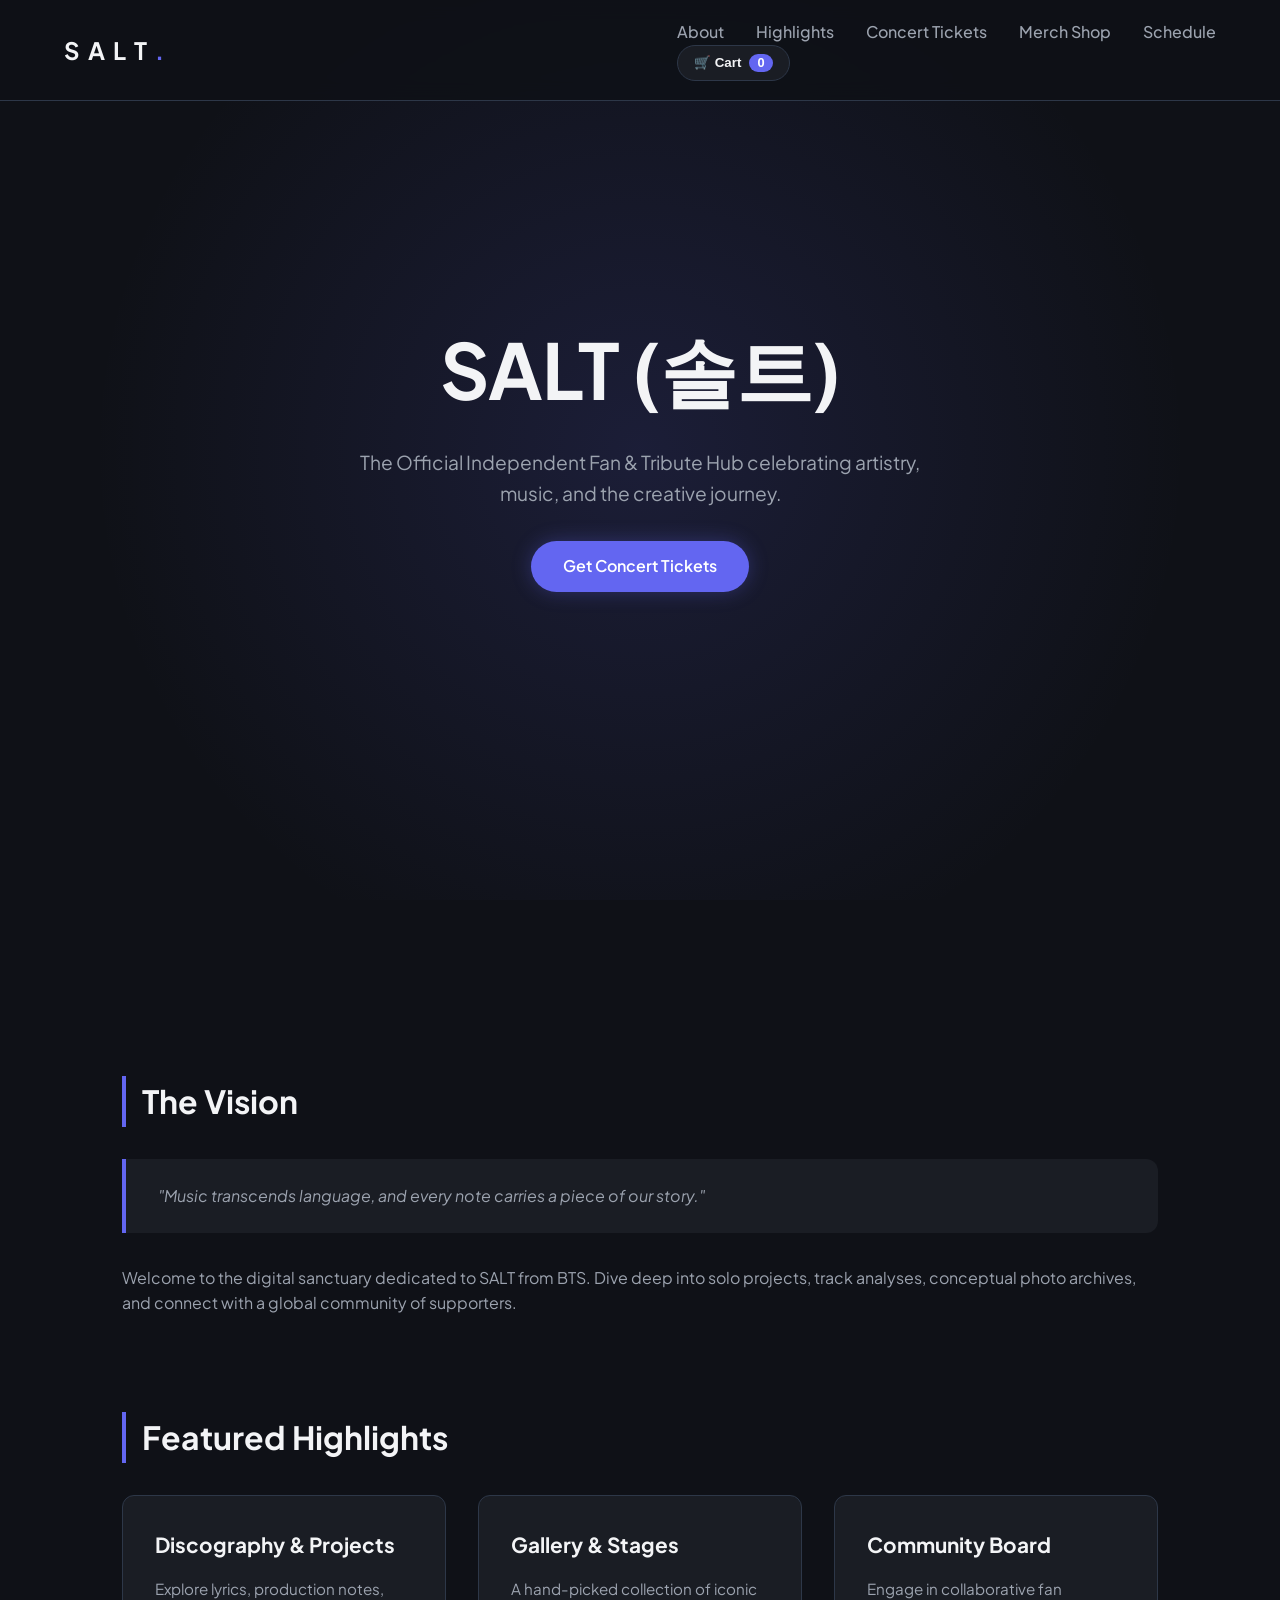
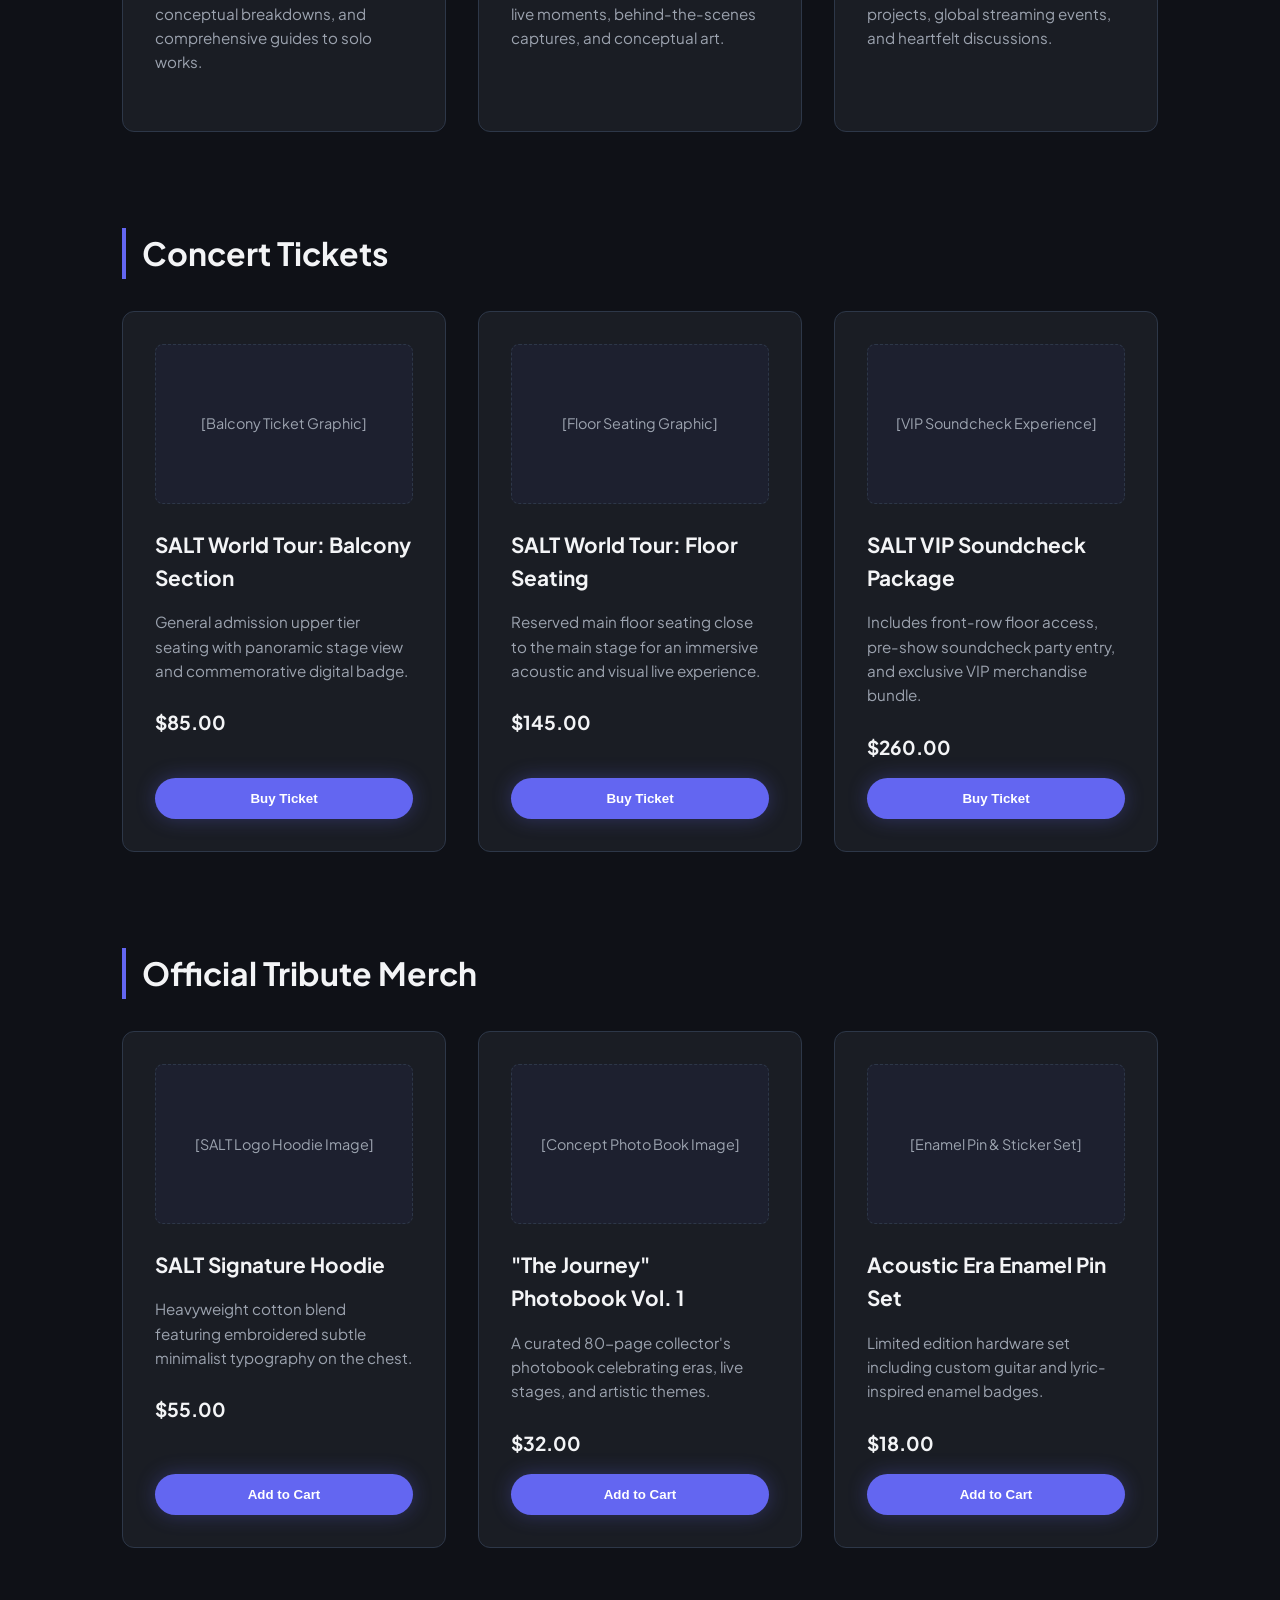
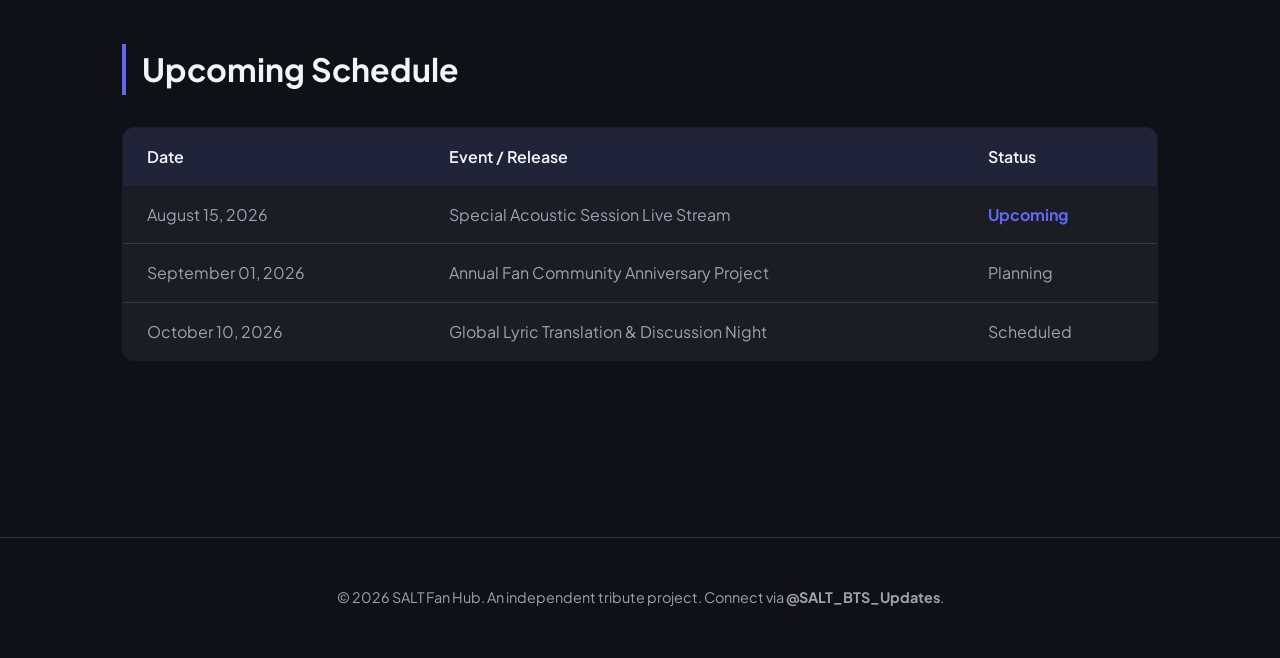
<file: break.html>
<!DOCTYPE html><html lang="en"><head>
    <meta charset="UTF-8">
    <meta name="viewport" content="width=device-width, initial-scale=1.0">
    <title>SALT (솔트) | Official Fan & Tribute Hub</title>
    <link href="https://fonts.googleapis.com/css2?family=Plus+Jakarta+Sans:wght@300;400;500;600;700&display=swap" rel="stylesheet">
    <style>
        :root {
            --bg-color: #0f1117;
            --card-bg: #1a1d24;
            --text-main: #f3f4f6;
            --text-muted: #9ca3af;
            --accent: #6366f1;
            --accent-glow: rgba(99, 102, 241, 0.3);
            --border: #2d3748;
        }

        * {
            margin: 0;
            padding: 0;
            box-sizing: border-box;
        }

        body {
            font-family: 'Plus Jakarta Sans', sans-serif;
            background-color: var(--bg-color);
            color: var(--text-main);
            line-height: 1.6;
            overflow-x: hidden;
        }

        /* Header & Navigation */
        header {
            position: fixed;
            top: 0;
            left: 0;
            width: 100%;
            background: rgba(15, 17, 23, 0.85);
            backdrop-filter: blur(10px);
            border-bottom: 1px solid var(--border);
            z-index: 1000;
            display: flex;
            justify-content: space-between;
            align-items: center;
            padding: 1.2rem 5%;
        }

        .logo {
            font-weight: 700;
            font-size: 1.5rem;
            letter-spacing: 2px;
            color: var(--text-main);
            cursor: pointer;
        }

        .logo span {
            color: var(--accent);
        }

        nav ul {
            display: flex;
            gap: 2rem;
            list-style: none;
            align-items: center;
        }

        nav a {
            text-decoration: none;
            color: var(--text-muted);
            font-weight: 500;
            transition: color 0.3s ease;
        }

        nav a:hover {
            color: var(--accent);
        }

        .cart-btn {
            background: var(--card-bg);
            border: 1px solid var(--border);
            color: var(--text-main);
            padding: 0.5rem 1rem;
            border-radius: 20px;
            cursor: pointer;
            font-weight: 600;
            display: flex;
            align-items: center;
            gap: 0.5rem;
            transition: border-color 0.3s ease;
        }

        .cart-btn:hover {
            border-color: var(--accent);
        }

        .cart-badge {
            background-color: var(--accent);
            color: white;
            padding: 0.1rem 0.5rem;
            border-radius: 50px;
            font-size: 0.8rem;
        }

        /* Hero Section */
        .hero {
            height: 100vh;
            display: flex;
            flex-direction: column;
            justify-content: center;
            align-items: center;
            text-align: center;
            padding: 0 1rem;
            background: radial-gradient(circle at center, rgba(99, 102, 241, 0.15) 0%, transparent 70%);
        }

        .hero h1 {
            font-size: clamp(3rem, 6vw, 5rem);
            font-weight: 700;
            margin-bottom: 1rem;
            letter-spacing: -1px;
        }

        .hero p {
            font-size: 1.2rem;
            color: var(--text-muted);
            max-width: 600px;
            margin-bottom: 2rem;
        }

        .btn {
            background-color: var(--accent);
            color: white;
            padding: 0.8rem 2rem;
            border-radius: 50px;
            text-decoration: none;
            font-weight: 600;
            border: none;
            cursor: pointer;
            box-shadow: 0 0 20px var(--accent-glow);
            transition: transform 0.3s ease, box-shadow 0.3s ease;
        }

        .btn:hover {
            transform: translateY(-2px);
            box-shadow: 0 0 30px var(--accent);
        }

        /* Main Container */
        .container {
            max-width: 1100px;
            margin: 0 auto;
            padding: 5rem 2rem;
        }

        section {
            margin-bottom: 6rem;
        }

        h2 {
            font-size: 2rem;
            margin-bottom: 2rem;
            border-left: 4px solid var(--accent);
            padding-left: 1rem;
        }

        /* Grid Cards */
        .grid {
            display: grid;
            grid-template-columns: repeat(auto-fit, minmax(300px, 1fr));
            gap: 2rem;
        }

        .card {
            background-color: var(--card-bg);
            border: 1px solid var(--border);
            border-radius: 12px;
            padding: 2rem;
            transition: transform 0.3s ease, border-color 0.3s ease;
            display: flex;
            flex-direction: column;
            justify-content: space-between;
        }

        .card:hover {
            transform: translateY(-5px);
            border-color: var(--accent);
        }

        .card h3 {
            margin-bottom: 1rem;
            font-size: 1.3rem;
        }

        .card p {
            color: var(--text-muted);
            font-size: 0.95rem;
            margin-bottom: 1.5rem;
        }

        .product-price {
            font-size: 1.2rem;
            font-weight: 700;
            color: var(--text-main);
            margin-bottom: 1rem;
        }

        .product-img-placeholder {
            width: 100%;
            height: 160px;
            background: rgba(99, 102, 241, 0.05);
            border: 1px dashed var(--border);
            border-radius: 8px;
            display: flex;
            align-items: center;
            justify-content: center;
            color: var(--text-muted);
            margin-bottom: 1.5rem;
            font-size: 0.9rem;
        }

        /* Schedule Table */
        table {
            width: 100%;
            border-collapse: collapse;
            background-color: var(--card-bg);
            border-radius: 12px;
            overflow: hidden;
            border: 1px solid var(--border);
        }

        th, td {
            padding: 1rem 1.5rem;
            text-align: left;
        }

        th {
            background-color: rgba(99, 102, 241, 0.1);
            color: var(--text-main);
            font-weight: 600;
        }

        tr:not(:last-child) {
            border-bottom: 1px solid var(--border);
        }

        td {
            color: var(--text-muted);
        }

        /* Quote Box */
        blockquote {
            background: var(--card-bg);
            border-left: 4px solid var(--accent);
            padding: 1.5rem 2rem;
            border-radius: 0 12px 12px 0;
            font-style: italic;
            color: var(--text-muted);
            margin: 2rem 0;
        }

        /* Modal & Cart System */
        .modal-overlay {
            position: fixed;
            top: 0;
            left: 0;
            width: 100%;
            height: 100%;
            background: rgba(0, 0, 0, 0.7);
            backdrop-filter: blur(5px);
            display: flex;
            justify-content: center;
            align-items: center;
            z-index: 2000;
            opacity: 0;
            pointer-events: none;
            transition: opacity 0.3s ease;
        }

        .modal-overlay.active {
            opacity: 1;
            pointer-events: auto;
        }

        .modal {
            background-color: var(--card-bg);
            border: 1px solid var(--border);
            border-radius: 16px;
            width: 90%;
            max-width: 500px;
            padding: 2rem;
            position: relative;
            max-height: 90vh;
            overflow-y: auto;
        }

        .modal h3 {
            margin-bottom: 1.5rem;
            font-size: 1.5rem;
        }

        .close-modal {
            position: absolute;
            top: 1.5rem;
            right: 1.5rem;
            background: none;
            border: none;
            color: var(--text-muted);
            font-size: 1.2rem;
            cursor: pointer;
        }

        .close-modal:hover {
            color: var(--text-main);
        }

        .cart-items-list {
            list-style: none;
            margin-bottom: 1.5rem;
            max-height: 200px;
            overflow-y: auto;
        }

        .cart-item {
            display: flex;
            justify-content: space-between;
            align-items: center;
            padding: 0.8rem 0;
            border-bottom: 1px solid var(--border);
        }

        .cart-item-info span {
            display: block;
            font-size: 0.85rem;
            color: var(--text-muted);
        }

        .remove-item {
            background: none;
            border: none;
            color: #ef4444;
            cursor: pointer;
            font-size: 0.9rem;
        }

        .cart-summary {
            background: rgba(15, 17, 23, 0.5);
            padding: 1rem;
            border-radius: 8px;
            margin-bottom: 1.5rem;
            border: 1px solid var(--border);
        }

        .summary-row {
            display: flex;
            justify-content: space-between;
            margin-bottom: 0.5rem;
            color: var(--text-muted);
            font-size: 0.95rem;
        }

        .summary-row.total {
            color: var(--text-main);
            font-weight: 700;
            font-size: 1.1rem;
            border-top: 1px solid var(--border);
            padding-top: 0.5rem;
            margin-top: 0.5rem;
            margin-bottom: 0;
        }

        .empty-cart {
            text-align: center;
            color: var(--text-muted);
            padding: 2rem 0;
        }

        /* Footer */
        footer {
            text-align: center;
            padding: 3rem 2rem;
            border-top: 1px solid var(--border);
            color: var(--text-muted);
            font-size: 0.9rem;
        }

        @media (max-width: 768px) {
            nav ul {
                display: none;
            }
        }
    </style>
</head>
<body>

    <!-- Header -->
    <header>
        <div class="logo">S A L T <span>.</span></div>
        <nav>
            <ul>
                <li><a href="#about">About</a></li>
                <li><a href="#highlights">Highlights</a></li>
                <li><a href="#tickets">Concert Tickets</a></li>
                <li><a href="#merch">Merch Shop</a></li>
                <li><a href="#schedule">Schedule</a></li>
            </ul>
            <button class="cart-btn" onclick="toggleCartModal()">
                🛒 Cart <span class="cart-badge" id="cart-count">0</span>
            </button>
        </nav>
    </header>

    <!-- Hero Section -->
    <section class="hero">
        <h1>SALT (솔트)</h1>
        <p>The Official Independent Fan & Tribute Hub celebrating artistry, music, and the creative journey.</p>
        <a href="#tickets" class="btn">Get Concert Tickets</a>
    </section>

    <div class="container">

        <!-- About Section -->
        <section id="about">
            <h2>The Vision</h2>
            <blockquote>"Music transcends language, and every note carries a piece of our story."</blockquote>
            <p style="color: var(--text-muted);">Welcome to the digital sanctuary dedicated to SALT from BTS. Dive deep into solo projects, track analyses, conceptual photo archives, and connect with a global community of supporters.</p>
        </section>

        <!-- Highlights Grid -->
        <section id="highlights">
            <h2>Featured Highlights</h2>
            <div class="grid">
                <div class="card">
                    <div>
                        <h3>Discography & Projects</h3>
                        <p>Explore lyrics, production notes, conceptual breakdowns, and comprehensive guides to solo works.</p>
                    </div>
                </div>
                <div class="card">
                    <div>
                        <h3>Gallery & Stages</h3>
                        <p>A hand-picked collection of iconic live moments, behind-the-scenes captures, and conceptual art.</p>
                    </div>
                </div>
                <div class="card">
                    <div>
                        <h3>Community Board</h3>
                        <p>Engage in collaborative fan projects, global streaming events, and heartfelt discussions.</p>
                    </div>
                </div>
            </div>
        </section>

        <!-- Tickets Section -->
        <section id="tickets">
            <h2>Concert Tickets</h2>
            <div class="grid">
                <div class="card">
                    <div>
                        <div class="product-img-placeholder">[Balcony Ticket Graphic]</div>
                        <h3>SALT World Tour: Balcony Section</h3>
                        <p>General admission upper tier seating with panoramic stage view and commemorative digital badge.</p>
                        <div class="product-price">$85.00</div>
                    </div>
                    <button class="btn" onclick="addToCart('SALT World Tour - Balcony Ticket', 85.00)">Buy Ticket</button>
                </div>
                <div class="card">
                    <div>
                        <div class="product-img-placeholder">[Floor Seating Graphic]</div>
                        <h3>SALT World Tour: Floor Seating</h3>
                        <p>Reserved main floor seating close to the main stage for an immersive acoustic and visual live experience.</p>
                        <div class="product-price">$145.00</div>
                    </div>
                    <button class="btn" onclick="addToCart('SALT World Tour - Floor Ticket', 145.00)">Buy Ticket</button>
                </div>
                <div class="card">
                    <div>
                        <div class="product-img-placeholder">[VIP Soundcheck Experience]</div>
                        <h3>SALT VIP Soundcheck Package</h3>
                        <p>Includes front-row floor access, pre-show soundcheck party entry, and exclusive VIP merchandise bundle.</p>
                        <div class="product-price">$260.00</div>
                    </div>
                    <button class="btn" onclick="addToCart('SALT VIP Soundcheck Package', 260.00)">Buy Ticket</button>
                </div>
            </div>
        </section>

        <!-- Merch Section -->
        <section id="merch">
            <h2>Official Tribute Merch</h2>
            <div class="grid">
                <div class="card">
                    <div>
                        <div class="product-img-placeholder">[SALT Logo Hoodie Image]</div>
                        <h3>SALT Signature Hoodie</h3>
                        <p>Heavyweight cotton blend featuring embroidered subtle minimalist typography on the chest.</p>
                        <div class="product-price">$55.00</div>
                    </div>
                    <button class="btn" onclick="addToCart('SALT Signature Hoodie', 55.00)">Add to Cart</button>
                </div>
                <div class="card">
                    <div>
                        <div class="product-img-placeholder">[Concept Photo Book Image]</div>
                        <h3>"The Journey" Photobook Vol. 1</h3>
                        <p>A curated 80-page collector's photobook celebrating eras, live stages, and artistic themes.</p>
                        <div class="product-price">$32.00</div>
                    </div>
                    <button class="btn" onclick="addToCart('The Journey Photobook Vol. 1', 32.00)">Add to Cart</button>
                </div>
                <div class="card">
                    <div>
                        <div class="product-img-placeholder">[Enamel Pin & Sticker Set]</div>
                        <h3>Acoustic Era Enamel Pin Set</h3>
                        <p>Limited edition hardware set including custom guitar and lyric-inspired enamel badges.</p>
                        <div class="product-price">$18.00</div>
                    </div>
                    <button class="btn" onclick="addToCart('Acoustic Era Enamel Pin Set', 18.00)">Add to Cart</button>
                </div>
            </div>
        </section>

        <!-- Schedule Section -->
        <section id="schedule">
            <h2>Upcoming Schedule</h2>
            <table>
                <thead>
                    <tr>
                        <th>Date</th>
                        <th>Event / Release</th>
                        <th>Status</th>
                    </tr>
                </thead>
                <tbody>
                    <tr>
                        <td>August 15, 2026</td>
                        <td>Special Acoustic Session Live Stream</td>
                        <td><strong style="color: var(--accent);">Upcoming</strong></td>
                    </tr>
                    <tr>
                        <td>September 01, 2026</td>
                        <td>Annual Fan Community Anniversary Project</td>
                        <td>Planning</td>
                    </tr>
                    <tr>
                        <td>October 10, 2026</td>
                        <td>Global Lyric Translation & Discussion Night</td>
                        <td>Scheduled</td>
                    </tr>
                </tbody>
            </table>
        </section>

    </div>

    <!-- Cart Modal -->
    <div class="modal-overlay" id="cart-modal">
        <div class="modal">
            <button class="close-modal" onclick="toggleCartModal()">✕</button>
            <h3>Your Cart & Tickets</h3>
            <div id="cart-content-container">
                <!-- Dynamic cart items load here -->
            </div>
            <div class="cart-summary" id="cart-summary-box" style="display: none;">
                <div class="summary-row">
                    <span>Subtotal</span>
                    <span id="subtotal-amount">$0.00</span>
                </div>
                <div class="summary-row">
                    <span>Estimated Tax (8%)</span>
                    <span id="tax-amount">$0.00</span>
                </div>
                <div class="summary-row total">
                    <span>Total</span>
                    <span id="total-amount">$0.00</span>
                </div>
            </div>
            <button class="btn" id="checkout-btn" style="width: 100%; display: none;" onclick="checkout()">Proceed to Checkout</button>
        </div>
    </div>

    <!-- Footer -->
    <footer>
        <p>&copy; 2026 SALT Fan Hub. An independent tribute project. Connect via <strong>@SALT_BTS_Updates</strong>.</p>
    </footer>

    <script>
        let cart = [];
        const TAX_RATE = 0.08; // 8% sales tax

        function addToCart(name, price) {
            cart.push({ name, price });
            updateCartUI();
            
            // Subtle feedback animation on badge
            const badge = document.getElementById('cart-count');
            badge.style.transform = 'scale(1.3)';
            setTimeout(() => badge.style.transform = 'scale(1)', 200);
        }

        function removeFromCart(index) {
            cart.splice(index, 1);
            updateCartUI();
        }

        function updateCartUI() {
            const countEl = document.getElementById('cart-count');
            const container = document.getElementById('cart-content-container');
            const summaryBox = document.getElementById('cart-summary-box');
            const checkoutBtn = document.getElementById('checkout-btn');

            countEl.textContent = cart.length;

            if (cart.length === 0) {
                container.innerHTML = '<div class="empty-cart">Your cart is currently empty.</div>';
                summaryBox.style.display = 'none';
                checkoutBtn.style.display = 'none';
                return;
            }

            let html = '<ul class="cart-items-list">';
            let subtotal = 0;

            cart.forEach((item, index) => {
                subtotal += item.price;
                html += `
                    <li class="cart-item">
                        <div class="cart-item-info">
                            <strong>${item.name}</strong>
                            <span>$${item.price.toFixed(2)}</span>
                        </div>
                        <button class="remove-item" onclick="removeFromCart(${index})">Remove</button>
                    </li>
                `;
            });
            html += '</ul>';
            container.innerHTML = html;

            let tax = subtotal * TAX_RATE;
            let total = subtotal + tax;

            document.getElementById('subtotal-amount').textContent = `$${subtotal.toFixed(2)}`;
            document.getElementById('tax-amount').textContent = `$${tax.toFixed(2)}`;
            document.getElementById('total-amount').textContent = `$${total.toFixed(2)}`;

            summaryBox.style.display = 'block';
            checkoutBtn.style.display = 'block';
        }

        function toggleCartModal() {
            const modal = document.getElementById('cart-modal');
            modal.classList.toggle('active');
        }

        function checkout() {
            alert('Thank you for your purchase! Redirecting to secure ticket/merch checkout gateway...');
            cart = [];
            updateCartUI();
            toggleCartModal();
        }

        // Close modal when clicking outside content area
        window.onclick = function(event) {
            const modal = document.getElementById('cart-modal');
            if (event.target === modal) {
                toggleCartModal();
            }
        }
    </script>
</body></html>
</file>
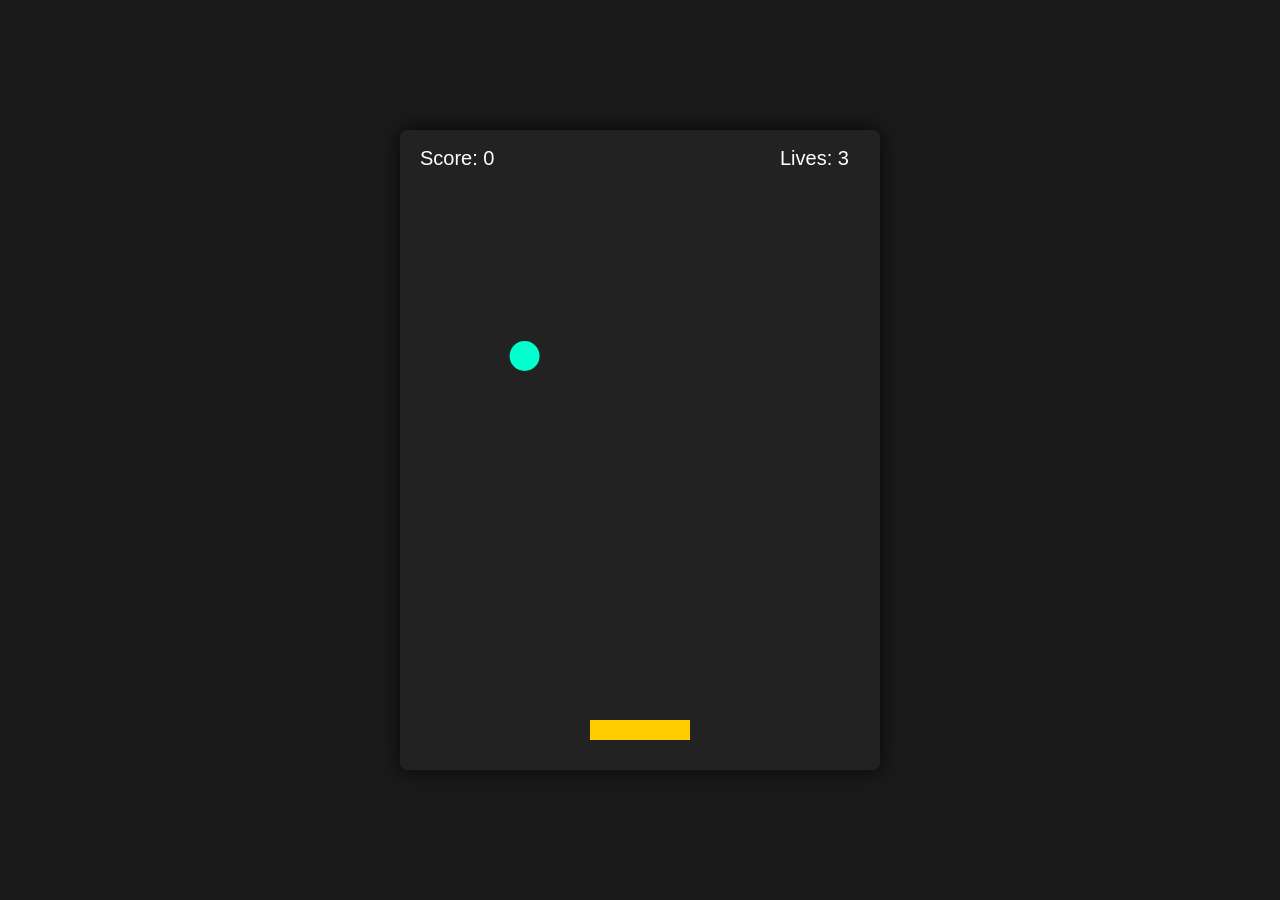
<file: dinner.html>
<!DOCTYPE html>
<html lang="en">
<head>
    <meta charset="UTF-8">
    <meta name="viewport" content="width=device-width, initial-scale=1.0">
    <title>Catch the Coin!</title>
    <style>
        body {
            margin: 0;
            padding: 0;
            background: #1a1a1a;
            display: flex;
            justify-content: center;
            align-items: center;
            height: 100vh;
            font-family: 'Segoe UI', Tahoma, Geneva, Verdana, sans-serif;
            color: #fff;
            overflow: hidden;
        }
        canvas {
            background: #222;
            box-shadow: 0 0 20px rgba(0,0,0,0.8);
            border-radius: 8px;
        }
    </style>
</head>
<body>

    <canvas id="gameCanvas" width="480" height="640"></canvas>

    <script>
        const canvas = document.getElementById("gameCanvas");
        const ctx = canvas.getContext("2d");

        // Game Variables
        let score = 0;
        let lives = 3;
        let isGameOver = false;

        // Basket Object
        const basket = {
            x: canvas.width / 2 - 50,
            y: canvas.height - 50,
            width: 100,
            height: 20,
            speed: 8,
            dx: 0
        };

        // Coin Object
        const coin = {
            x: Math.random() * (canvas.width - 30),
            y: -30,
            radius: 15,
            speed: 4
        };

        // Keyboard Controls
        const keys = {
            left: false,
            right: false
        };

        window.addEventListener("keydown", (e) => {
            if (e.key === "ArrowLeft" || e.key === "a") keys.left = true;
            if (e.key === "ArrowRight" || e.key === "d") keys.right = true;
        });

        window.addEventListener("keyup", (e) => {
            if (e.key === "ArrowLeft" || e.key === "a") keys.left = false;
            if (e.key === "ArrowRight" || e.key === "d") keys.right = false;
        });

        // Restart on click if game over
        canvas.addEventListener("click", () => {
            if (isGameOver) {
                score = 0;
                lives = 3;
                coin.speed = 4;
                isGameOver = false;
                resetCoin();
                loop();
            }
        });

        function resetCoin() {
            coin.x = Math.random() * (canvas.width - 30) + 15;
            coin.y = -30;
        }

        function update() {
            if (isGameOver) return;

            // Move Basket
            if (keys.left && basket.x > 0) {
                basket.x -= basket.speed;
            }
            if (keys.right && basket.x + basket.width < canvas.width) {
                basket.x += basket.speed;
            }

            // Move Coin
            coin.y += coin.speed;

            // Check Collision with Basket
            if (
                coin.y + coin.radius >= basket.y &&
                coin.x >= basket.x &&
                coin.x <= basket.x + basket.width
            ) {
                score++;
                coin.speed += 0.1; // Gradually increase difficulty
                resetCoin();
            }

            // Check if Coin Missed
            if (coin.y > canvas.height) {
                lives--;
                if (lives <= 0) {
                    isGameOver = true;
                } else {
                    resetCoin();
                }
            }
        }

        function draw() {
            // Clear Screen
            ctx.fillStyle = "#222";
            ctx.fillRect(0, 0, canvas.width, canvas.height);

            if (!isGameOver) {
                // Draw Basket
                ctx.fillStyle = "#ffcc00";
                ctx.fillRect(basket.x, basket.y, basket.width, basket.height);

                // Draw Coin
                ctx.beginPath();
                ctx.arc(coin.x, coin.y, coin.radius, 0, Math.PI * 2);
                ctx.fillStyle = "#00ffcc";
                ctx.fill();
                ctx.closePath();

                // Draw Score and Lives
                ctx.fillStyle = "#ffffff";
                ctx.font = "20px Arial";
                ctx.fillText(`Score: ${score}`, 20, 35);
                ctx.fillText(`Lives: ${lives}`, canvas.width - 100, 35);
            } else {
                // Game Over Screen
                ctx.fillStyle = "#ffffff";
                ctx.font = "35px Arial";
                ctx.textAlign = "center";
                ctx.fillText("GAME OVER", canvas.width / 2, canvas.height / 2 - 30);
                
                ctx.font = "20px Arial";
                ctx.fillText(`Final Score: ${score}`, canvas.width / 2, canvas.height / 2 + 10);
                
                ctx.fillStyle = "#00ffcc";
                ctx.fillText("Click anywhere to restart", canvas.width / 2, canvas.height / 2 + 60);
                ctx.textAlign = "left"; // Reset alignment
            }
        }

        function loop() {
            update();
            draw();
            if (!isGameOver) {
                requestAnimationFrame(loop);
            }
        }

        // Initialize Game Loop
        loop();
    </script>
</body>
</html>
</file>
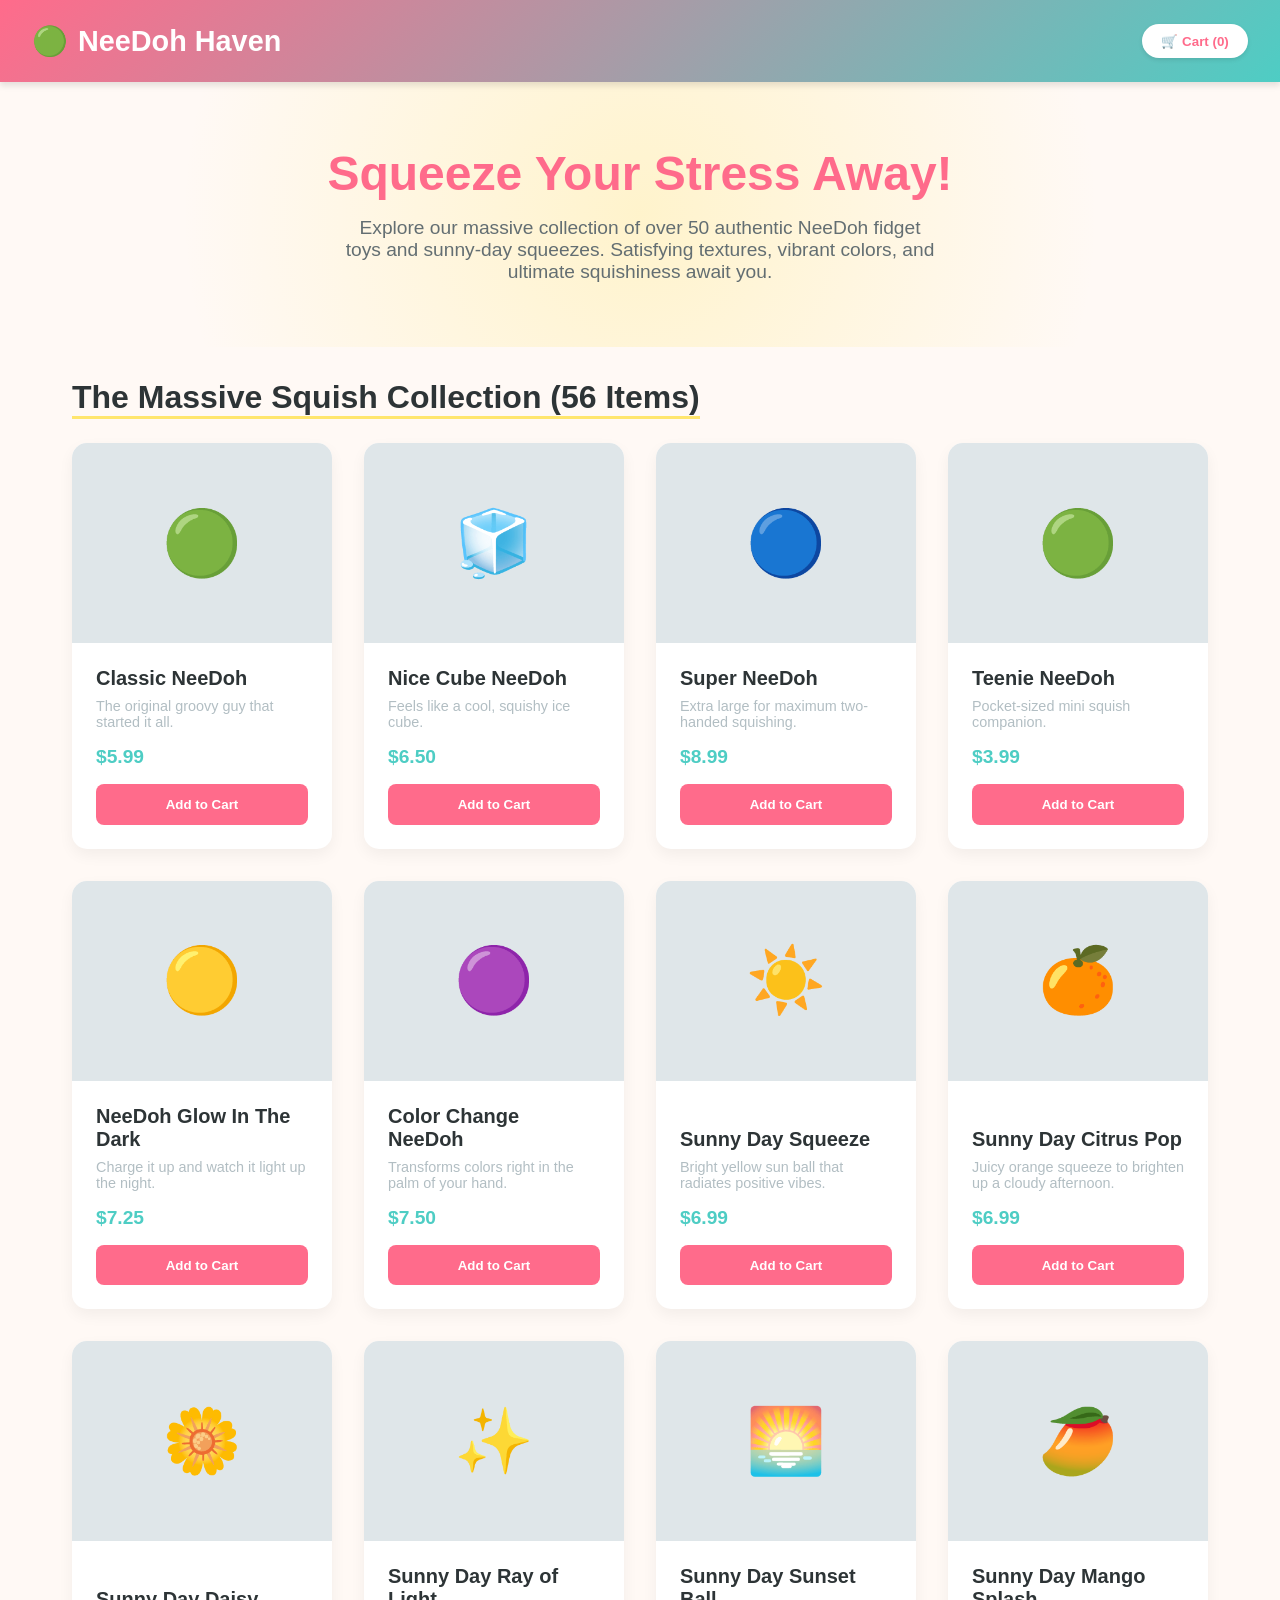
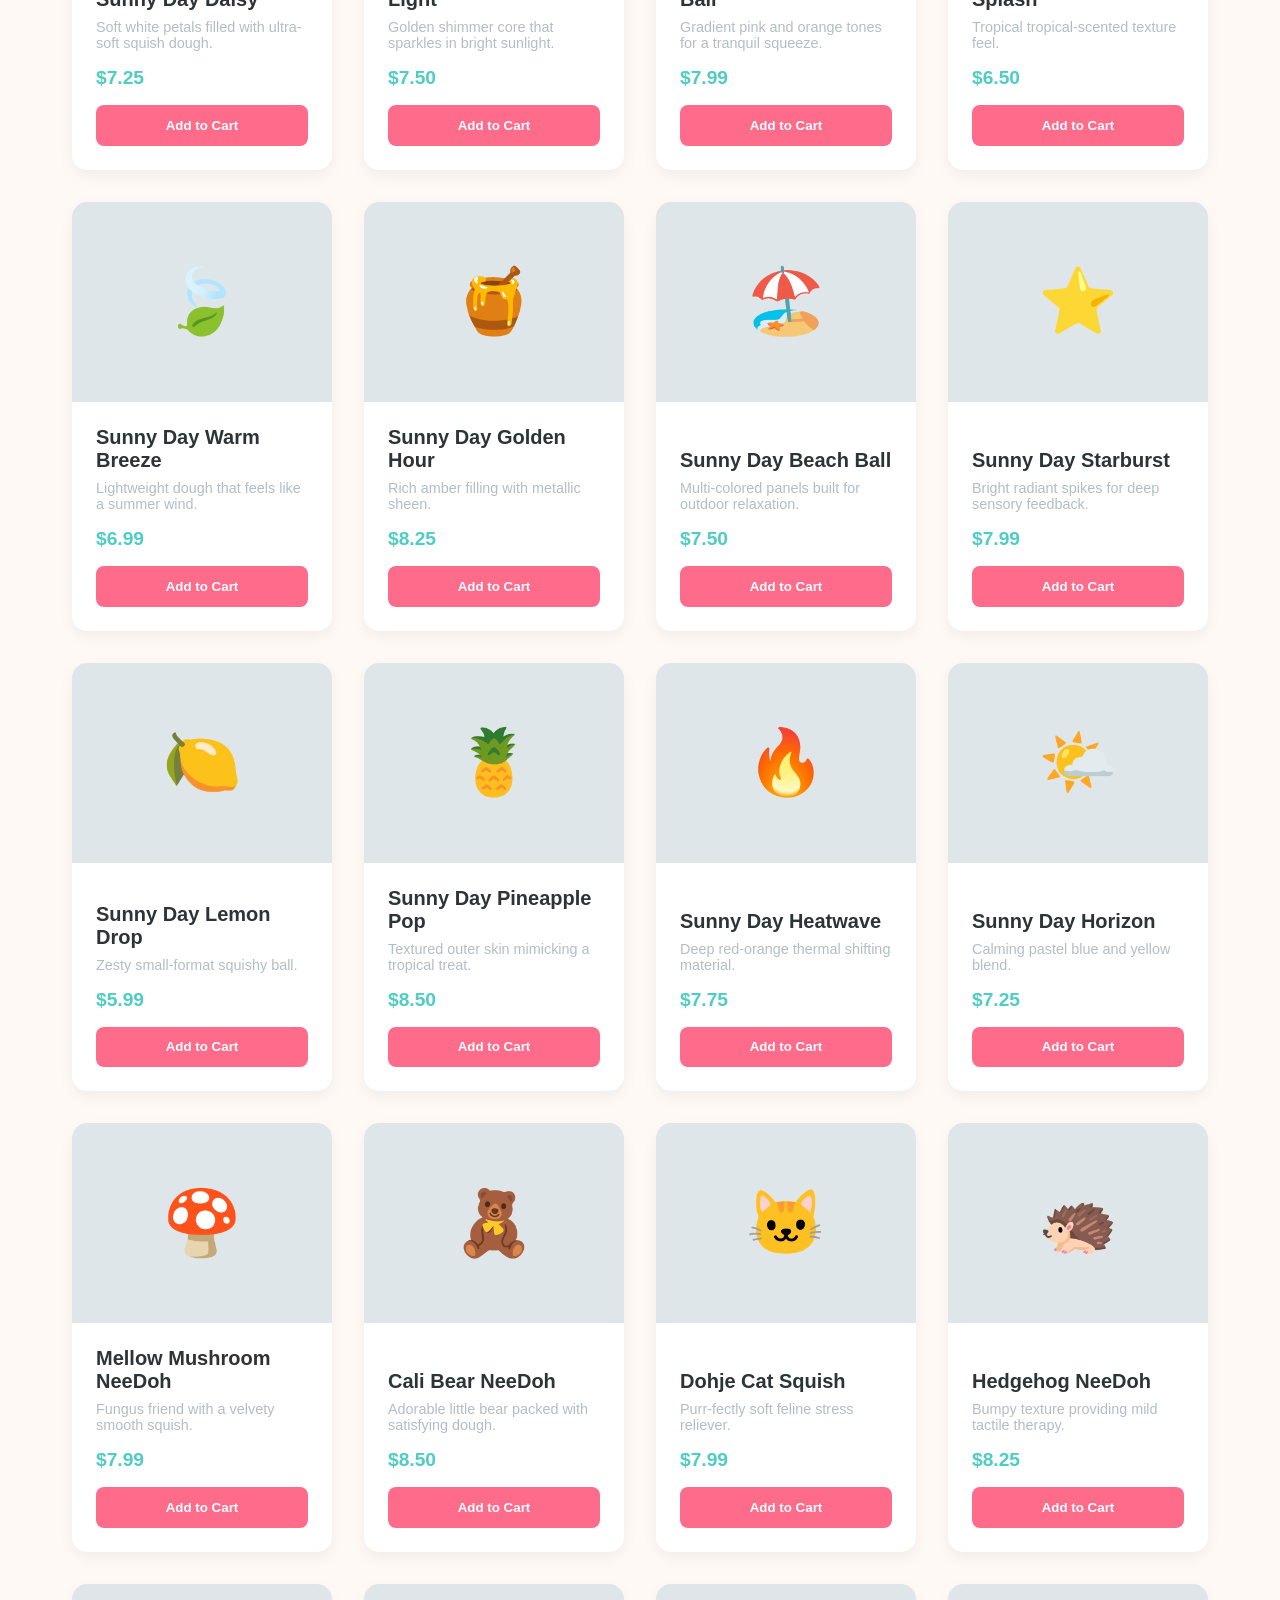
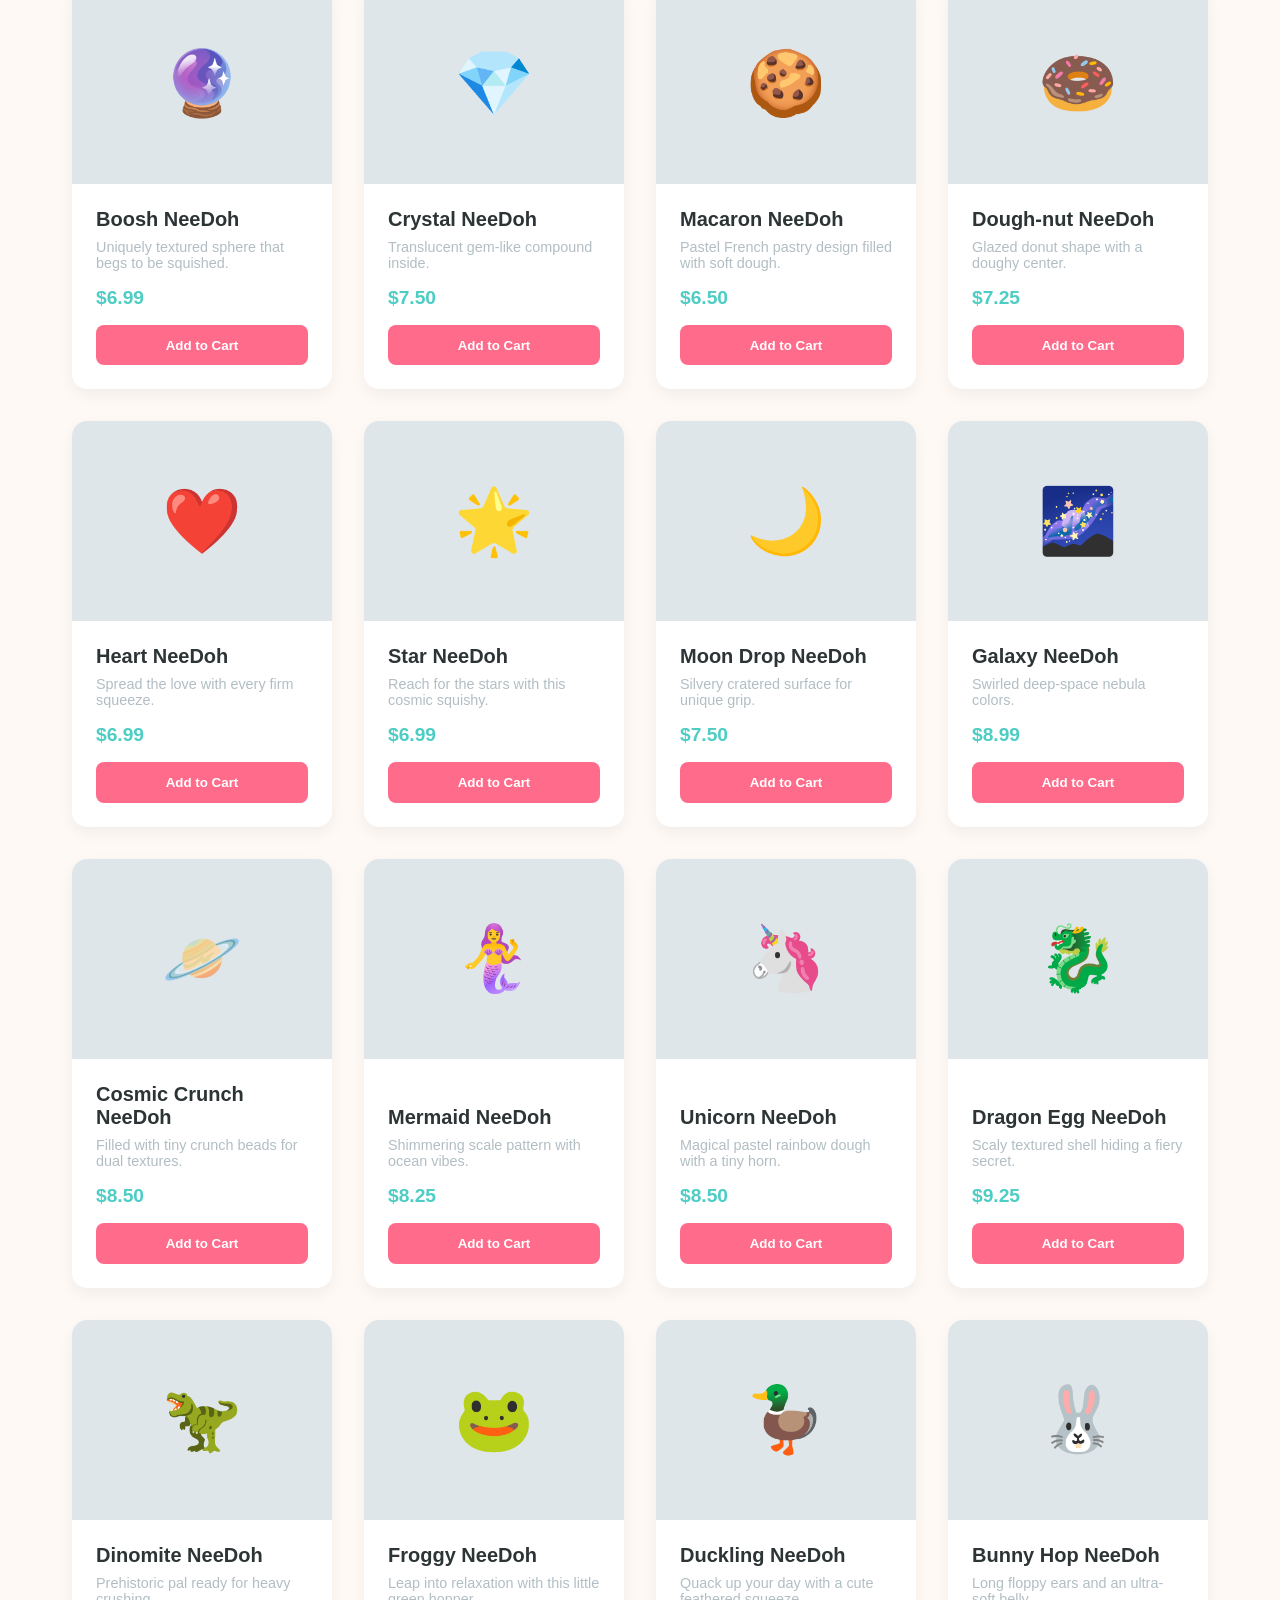
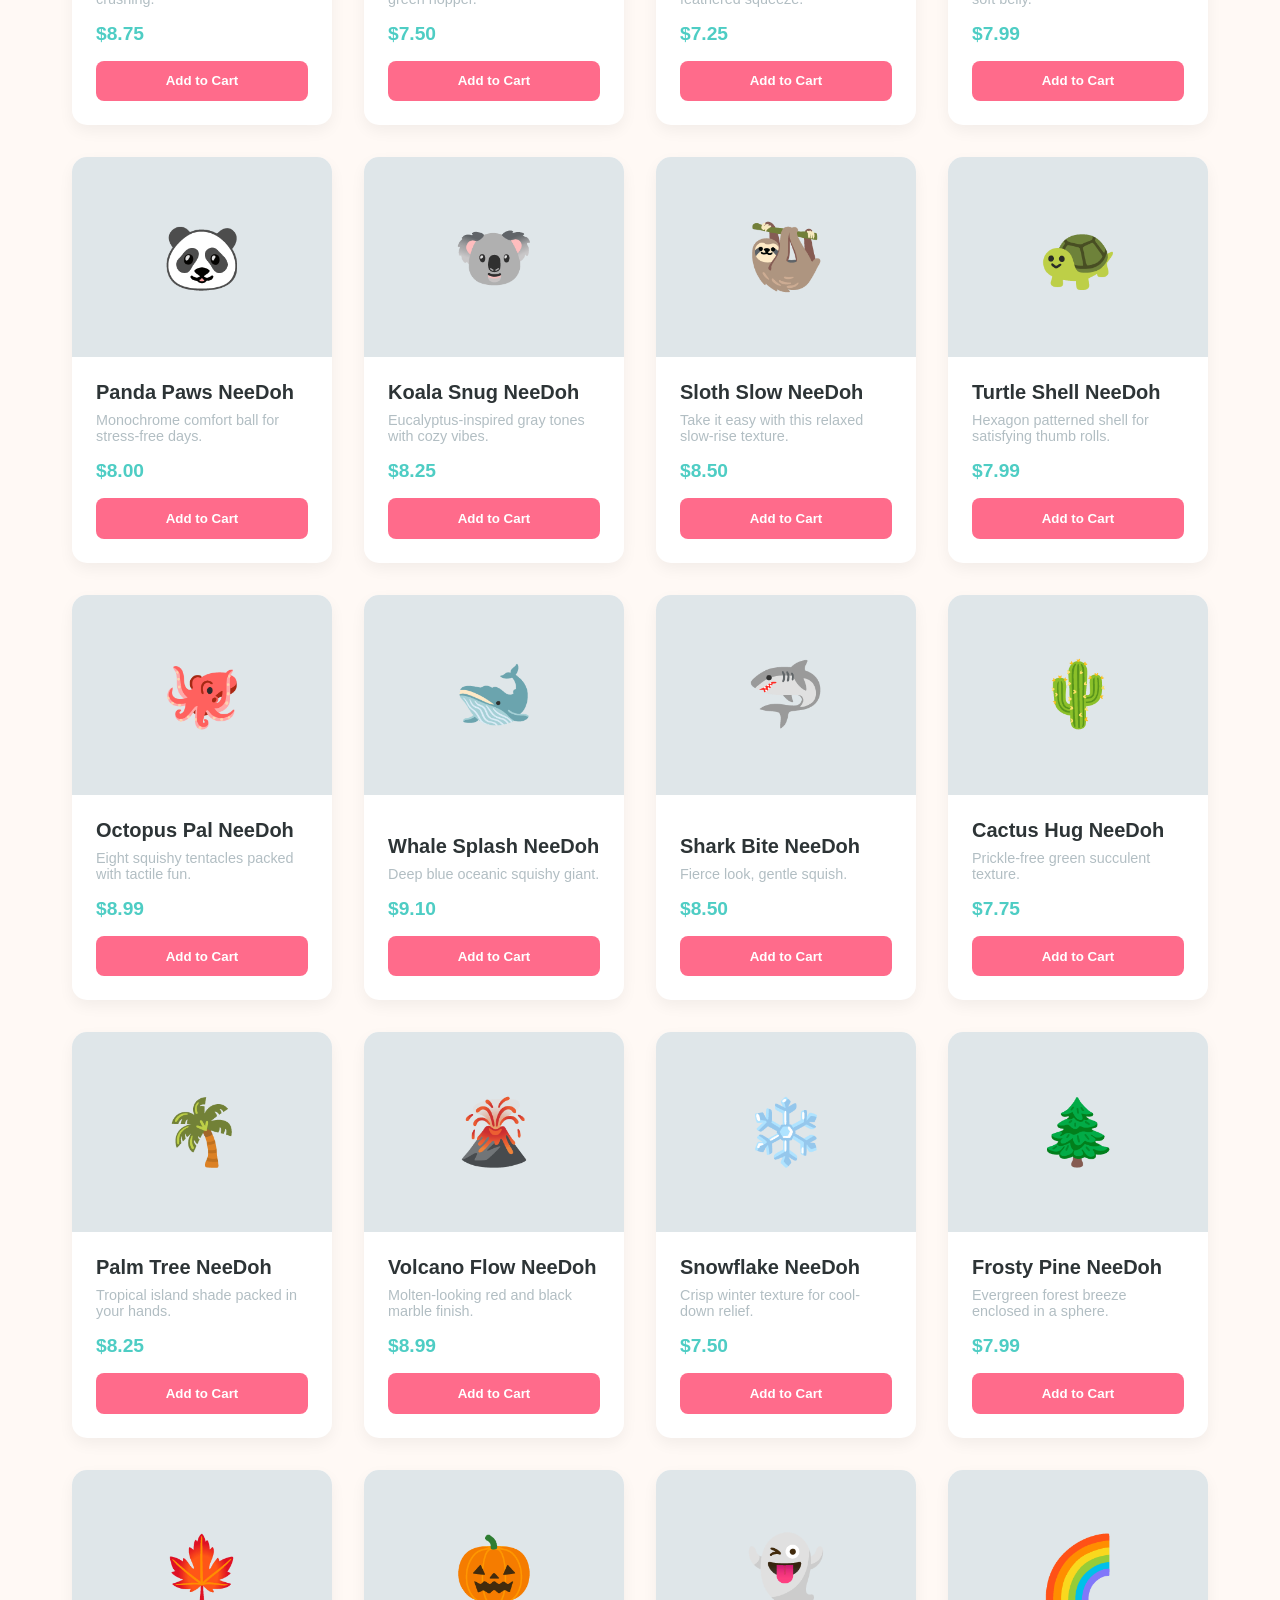
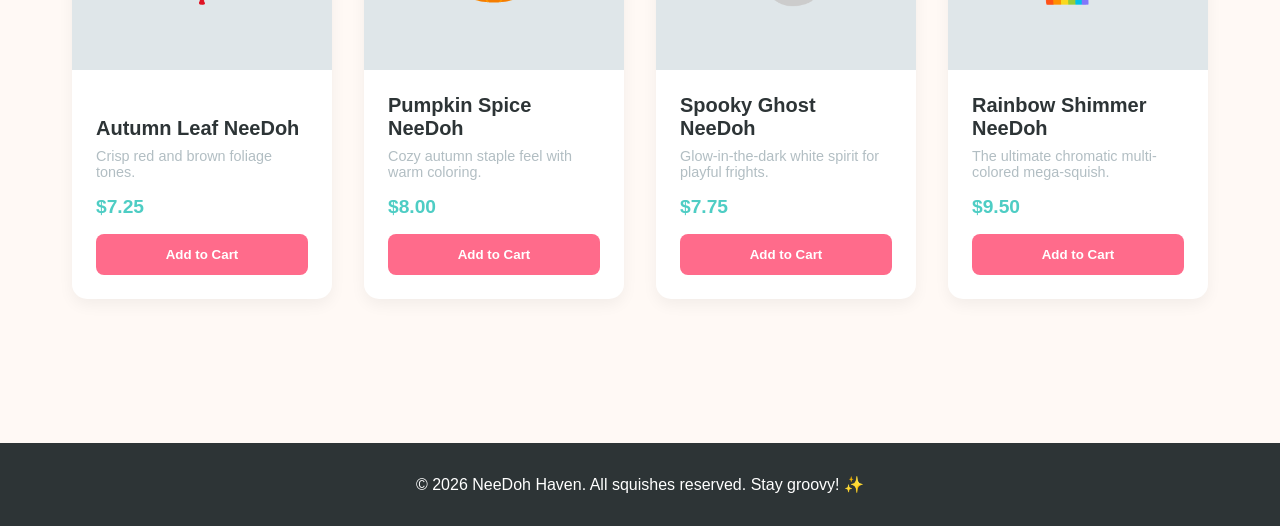
<file: hide.html>
<!DOCTYPE html>
<html lang="en">
<head>
    <meta charset="UTF-8">
    <meta name="viewport" content="width=device-width, initial-scale=1.0">
    <title>NeeDoh Haven | The Ultimate Squish Destination</title>
    <style>
        :root {
            --primary: #ff6b8b;
            --secondary: #4ecdc4;
            --accent: #ffe66d;
            --dark: #2d3436;
            --light: #f7f1e3;
            --font: 'Segoe UI', Tahoma, Geneva, Verdana, sans-serif;
        }

        * {
            box-sizing: border-box;
            margin: 0;
            padding: 0;
            font-family: var(--font);
        }

        body {
            background-color: #fff9f5;
            color: var(--dark);
        }

        /* Header & Navigation */
        header {
            background: linear-gradient(135deg, var(--primary), var(--secondary));
            color: white;
            padding: 1.5rem 2rem;
            display: flex;
            justify-content: space-between;
            align-items: center;
            box-shadow: 0 4px 6px rgba(0,0,0,0.1);
            position: sticky;
            top: 0;
            z-index: 100;
        }

        .logo {
            font-size: 1.8rem;
            font-weight: bold;
            display: flex;
            align-items: center;
            gap: 10px;
        }

        .cart-btn {
            background: white;
            color: var(--primary);
            border: none;
            padding: 0.6rem 1.2rem;
            border-radius: 50px;
            font-weight: bold;
            cursor: pointer;
            transition: transform 0.2s, background 0.2s;
            box-shadow: 0 2px 4px rgba(0,0,0,0.1);
        }

        .cart-btn:hover {
            transform: scale(1.05);
            background: var(--accent);
            color: var(--dark);
        }

        /* Hero Section */
        .hero {
            text-align: center;
            padding: 4rem 2rem;
            background: radial-gradient(circle, rgba(255,230,109,0.3) 0%, rgba(255,255,255,0) 70%);
        }

        .hero h1 {
            font-size: 3rem;
            color: var(--primary);
            margin-bottom: 1rem;
        }

        .hero p {
            font-size: 1.2rem;
            color: #636e72;
            max-width: 600px;
            margin: 0 auto;
        }

        /* Main Container */
        .container {
            max-width: 1200px;
            margin: 0 auto;
            padding: 2rem;
        }

        .section-title {
            font-size: 2rem;
            margin-bottom: 1.5rem;
            color: var(--dark);
            border-bottom: 3px solid var(--accent);
            display: inline-block;
        }

        /* Product Grid */
        .product-grid {
            display: grid;
            grid-template-columns: repeat(auto-fit, minmax(260px, 1fr));
            gap: 2rem;
            margin-bottom: 3rem;
        }

        .product-card {
            background: white;
            border-radius: 15px;
            overflow: hidden;
            box-shadow: 0 6px 15px rgba(0,0,0,0.05);
            transition: transform 0.3s, box-shadow 0.3s;
            display: flex;
            flex-direction: column;
            justify-content: space-between;
        }

        .product-card:hover {
            transform: translateY(-5px);
            box-shadow: 0 12px 20px rgba(0,0,0,0.1);
        }

        .product-image {
            height: 200px;
            background: #dfe6e9;
            display: flex;
            align-items: center;
            justify-content: center;
            font-size: 4rem;
        }

        .product-info {
            padding: 1.5rem;
        }

        .product-name {
            font-size: 1.25rem;
            font-weight: bold;
            margin-bottom: 0.5rem;
        }

        .product-desc {
            font-size: 0.9rem;
            color: #b2bec3;
            margin-bottom: 1rem;
        }

        .product-price {
            font-size: 1.2rem;
            color: var(--secondary);
            font-weight: bold;
            margin-bottom: 1rem;
        }

        .buy-btn {
            width: 100%;
            background: var(--primary);
            color: white;
            border: none;
            padding: 0.8rem;
            border-radius: 8px;
            font-weight: bold;
            cursor: pointer;
            transition: background 0.2s;
        }

        .buy-btn:hover {
            background: #ff5277;
        }

        /* Cart Drawer */
        .cart-drawer {
            position: fixed;
            top: 0;
            right: -400px;
            width: 380px;
            height: 100%;
            background: white;
            box-shadow: -5px 0 15px rgba(0,0,0,0.1);
            transition: right 0.3s ease-in-out;
            z-index: 1000;
            display: flex;
            flex-direction: column;
        }

        .cart-drawer.open {
            right: 0;
        }

        .cart-header {
            padding: 1.5rem;
            background: var(--primary);
            color: white;
            display: flex;
            justify-content: space-between;
            align-items: center;
        }

        .close-cart {
            background: none;
            border: none;
            color: white;
            font-size: 1.5rem;
            cursor: pointer;
        }

        .cart-items {
            flex-grow: 1;
            overflow-y: auto;
            padding: 1.5rem;
        }

        .cart-item {
            display: flex;
            justify-content: space-between;
            align-items: center;
            margin-bottom: 1rem;
            padding-bottom: 1rem;
            border-bottom: 1px solid #eee;
        }

        .cart-item-details h4 {
            font-size: 1rem;
        }

        .cart-item-details p {
            color: #888;
            font-size: 0.9rem;
        }

        .remove-item {
            background: none;
            border: none;
            color: #ff7675;
            cursor: pointer;
            font-weight: bold;
        }

        .cart-footer {
            padding: 1.5rem;
            background: #f8f9fa;
            border-top: 1px solid #eee;
        }

        .cart-totals-breakdown {
            margin-bottom: 1rem;
            font-size: 0.95rem;
        }

        .cart-totals-breakdown div {
            display: flex;
            justify-content: space-between;
            margin-bottom: 0.4rem;
            color: #555;
        }

        .cart-total {
            display: flex;
            justify-content: space-between;
            font-size: 1.2rem;
            font-weight: bold;
            margin-bottom: 1rem;
            border-top: 1px dashed #ccc;
            padding-top: 0.5rem;
        }

        .checkout-btn {
            width: 100%;
            background: var(--secondary);
            color: white;
            border: none;
            padding: 1rem;
            border-radius: 8px;
            font-weight: bold;
            cursor: pointer;
            font-size: 1rem;
        }

        .checkout-btn:hover {
            background: #3dbdb4;
        }

        /* Footer */
        footer {
            background: var(--dark);
            color: white;
            text-align: center;
            padding: 2rem;
            margin-top: 4rem;
        }
    </style>
</head>
<body>

    <!-- Header -->
    <header>
        <div class="logo">
            <span>🟢</span> NeeDoh Haven
        </div>
        <button class="cart-btn" onclick="toggleCart()">🛒 Cart (<span id="cart-count">0</span>)</button>
    </header>

    <!-- Hero Section -->
    <section class="hero">
        <h1>Squeeze Your Stress Away!</h1>
        <p>Explore our massive collection of over 50 authentic NeeDoh fidget toys and sunny-day squeezes. Satisfying textures, vibrant colors, and ultimate squishiness await you.</p>
    </section>

    <!-- Main Store Content -->
    <div class="container">
        <h2 class="section-title">The Massive Squish Collection (56 Items)</h2>
        
        <div class="product-grid" id="product-grid">
            <!-- Products injected via JavaScript -->
        </div>
    </div>

    <!-- Shopping Cart Drawer -->
    <div class="cart-drawer" id="cart-drawer">
        <div class="cart-header">
            <h3>Your Squish Bag</h3>
            <button class="close-cart" onclick="toggleCart()">&times;</button>
        </div>
        <div class="cart-items" id="cart-items">
            <p style="color: #888; text-align: center; margin-top: 2rem;">Your cart is empty!</p>
        </div>
        <div class="cart-footer">
            <div class="cart-totals-breakdown">
                <div><span>Subtotal:</span> <span id="cart-subtotal">$0.00</span></div>
                <div><span>Estimated Tax (8%):</span> <span id="cart-tax">$0.00</span></div>
            </div>
            <div class="cart-total">
                <span>Total:</span>
                <span id="cart-total-price">$0.00</span>
            </div>
            <button class="checkout-btn" onclick="checkout()">Proceed to Checkout</button>
        </div>
    </div>

    <!-- Footer -->
    <footer>
        <p>&copy; 2026 NeeDoh Haven. All squishes reserved. Stay groovy! ✨</p>
    </footer>

    <!-- JavaScript Application Logic -->
    <script>
        const products = [
            { id: 1, name: "Classic NeeDoh", price: 5.99, desc: "The original groovy guy that started it all.", emoji: "🟢" },
            { id: 2, name: "Nice Cube NeeDoh", price: 6.50, desc: "Feels like a cool, squishy ice cube.", emoji: "🧊" },
            { id: 3, name: "Super NeeDoh", price: 8.99, desc: "Extra large for maximum two-handed squishing.", emoji: "🔵" },
            { id: 4, name: "Teenie NeeDoh", price: 3.99, desc: "Pocket-sized mini squish companion.", emoji: "🟢" },
            { id: 5, name: "NeeDoh Glow In The Dark", price: 7.25, desc: "Charge it up and watch it light up the night.", emoji: "🟡" },
            { id: 6, name: "Color Change NeeDoh", price: 7.50, desc: "Transforms colors right in the palm of your hand.", emoji: "🟣" },
            { id: 7, name: "Sunny Day Squeeze", price: 6.99, desc: "Bright yellow sun ball that radiates positive vibes.", emoji: "☀️" },
            { id: 8, name: "Sunny Day Citrus Pop", price: 6.99, desc: "Juicy orange squeeze to brighten up a cloudy afternoon.", emoji: "🍊" },
            { id: 9, name: "Sunny Day Daisy", price: 7.25, desc: "Soft white petals filled with ultra-soft squish dough.", emoji: "🌼" },
            { id: 10, name: "Sunny Day Ray of Light", price: 7.50, desc: "Golden shimmer core that sparkles in bright sunlight.", emoji: "✨" },
            { id: 11, name: "Sunny Day Sunset Ball", price: 7.99, desc: "Gradient pink and orange tones for a tranquil squeeze.", emoji: "🌅" },
            { id: 12, name: "Sunny Day Mango Splash", price: 6.50, desc: "Tropical tropical-scented texture feel.", emoji: "🥭" },
            { id: 13, name: "Sunny Day Warm Breeze", price: 6.99, desc: "Lightweight dough that feels like a summer wind.", emoji: "🍃" },
            { id: 14, name: "Sunny Day Golden Hour", price: 8.25, desc: "Rich amber filling with metallic sheen.", emoji: "🍯" },
            { id: 15, name: "Sunny Day Beach Ball", price: 7.50, desc: "Multi-colored panels built for outdoor relaxation.", emoji: "🏖️" },
            { id: 16, name: "Sunny Day Starburst", price: 7.99, desc: "Bright radiant spikes for deep sensory feedback.", emoji: "⭐" },
            { id: 17, name: "Sunny Day Lemon Drop", price: 5.99, desc: "Zesty small-format squishy ball.", emoji: "🍋" },
            { id: 18, name: "Sunny Day Pineapple Pop", price: 8.50, desc: "Textured outer skin mimicking a tropical treat.", emoji: "🍍" },
            { id: 19, name: "Sunny Day Heatwave", price: 7.75, desc: "Deep red-orange thermal shifting material.", emoji: "🔥" },
            { id: 20, name: "Sunny Day Horizon", price: 7.25, desc: "Calming pastel blue and yellow blend.", emoji: "🌤️" },
            { id: 21, name: "Mellow Mushroom NeeDoh", price: 7.99, desc: "Fungus friend with a velvety smooth squish.", emoji: "🍄" },
            { id: 22, name: "Cali Bear NeeDoh", price: 8.50, desc: "Adorable little bear packed with satisfying dough.", emoji: "🧸" },
            { id: 23, name: "Dohje Cat Squish", price: 7.99, desc: "Purr-fectly soft feline stress reliever.", emoji: "🐱" },
            { id: 24, name: "Hedgehog NeeDoh", price: 8.25, desc: "Bumpy texture providing mild tactile therapy.", emoji: "🦔" },
            { id: 25, name: "Boosh NeeDoh", price: 6.99, desc: "Uniquely textured sphere that begs to be squished.", emoji: "🔮" },
            { id: 26, name: "Crystal NeeDoh", price: 7.50, desc: "Translucent gem-like compound inside.", emoji: "💎" },
            { id: 27, name: "Macaron NeeDoh", price: 6.50, desc: "Pastel French pastry design filled with soft dough.", emoji: "🍪" },
            { id: 28, name: "Dough-nut NeeDoh", price: 7.25, desc: "Glazed donut shape with a doughy center.", emoji: "🍩" },
            { id: 29, name: "Heart NeeDoh", price: 6.99, desc: "Spread the love with every firm squeeze.", emoji: "❤️" },
            { id: 30, name: "Star NeeDoh", price: 6.99, desc: "Reach for the stars with this cosmic squishy.", emoji: "🌟" },
            { id: 31, name: "Moon Drop NeeDoh", price: 7.50, desc: "Silvery cratered surface for unique grip.", emoji: "🌙" },
            { id: 32, name: "Galaxy NeeDoh", price: 8.99, desc: "Swirled deep-space nebula colors.", emoji: "🌌" },
            { id: 33, name: "Cosmic Crunch NeeDoh", price: 8.50, desc: "Filled with tiny crunch beads for dual textures.", emoji: "🪐" },
            { id: 34, name: "Mermaid NeeDoh", price: 8.25, desc: "Shimmering scale pattern with ocean vibes.", emoji: "🧜‍♀️" },
            { id: 35, name: "Unicorn NeeDoh", price: 8.50, desc: "Magical pastel rainbow dough with a tiny horn.", emoji: "🦄" },
            { id: 36, name: "Dragon Egg NeeDoh", price: 9.25, desc: "Scaly textured shell hiding a fiery secret.", emoji: "🐉" },
            { id: 37, name: "Dinomite NeeDoh", price: 8.75, desc: "Prehistoric pal ready for heavy crushing.", emoji: "🦖" },
            { id: 38, name: "Froggy NeeDoh", price: 7.50, desc: "Leap into relaxation with this little green hopper.", emoji: "🐸" },
            { id: 39, name: "Duckling NeeDoh", price: 7.25, desc: "Quack up your day with a cute feathered squeeze.", emoji: "🦆" },
            { id: 40, name: "Bunny Hop NeeDoh", price: 7.99, desc: "Long floppy ears and an ultra-soft belly.", emoji: "🐰" },
            { id: 41, name: "Panda Paws NeeDoh", price: 8.00, desc: "Monochrome comfort ball for stress-free days.", emoji: "🐼" },
            { id: 42, name: "Koala Snug NeeDoh", price: 8.25, desc: "Eucalyptus-inspired gray tones with cozy vibes.", emoji: "🐨" },
            { id: 43, name: "Sloth Slow NeeDoh", price: 8.50, desc: "Take it easy with this relaxed slow-rise texture.", emoji: "🦥" },
            { id: 44, name: "Turtle Shell NeeDoh", price: 7.99, desc: "Hexagon patterned shell for satisfying thumb rolls.", emoji: "🐢" },
            { id: 45, name: "Octopus Pal NeeDoh", price: 8.99, desc: "Eight squishy tentacles packed with tactile fun.", emoji: "🐙" },
            { id: 46, name: "Whale Splash NeeDoh", price: 9.10, desc: "Deep blue oceanic squishy giant.", emoji: "🐋" },
            { id: 47, name: "Shark Bite NeeDoh", price: 8.50, desc: "Fierce look, gentle squish.", emoji: "🦈" },
            { id: 48, name: "Cactus Hug NeeDoh", price: 7.75, desc: "Prickle-free green succulent texture.", emoji: "🌵" },
            { id: 49, name: "Palm Tree NeeDoh", price: 8.25, desc: "Tropical island shade packed in your hands.", emoji: "🌴" },
            { id: 50, name: "Volcano Flow NeeDoh", price: 8.99, desc: "Molten-looking red and black marble finish.", emoji: "🌋" },
            { id: 51, name: "Snowflake NeeDoh", price: 7.50, desc: "Crisp winter texture for cool-down relief.", emoji: "❄️" },
            { id: 52, name: "Frosty Pine NeeDoh", price: 7.99, desc: "Evergreen forest breeze enclosed in a sphere.", emoji: "🌲" },
            { id: 53, name: "Autumn Leaf NeeDoh", price: 7.25, desc: "Crisp red and brown foliage tones.", emoji: "🍁" },
            { id: 54, name: "Pumpkin Spice NeeDoh", price: 8.00, desc: "Cozy autumn staple feel with warm coloring.", emoji: "🎃" },
            { id: 55, name: "Spooky Ghost NeeDoh", price: 7.75, desc: "Glow-in-the-dark white spirit for playful frights.", emoji: "👻" },
            { id: 56, name: "Rainbow Shimmer NeeDoh", price: 9.50, desc: "The ultimate chromatic multi-colored mega-squish.", emoji: "🌈" }
        ];

        let cart = [];
        const TAX_RATE = 0.08; // 8% sales tax

        // Render products to the page
        function renderProducts() {
            const grid = document.getElementById('product-grid');
            grid.innerHTML = products.map(product => `
                <div class="product-card">
                    <div class="product-image">${product.emoji}</div>
                    <div class="product-info">
                        <div class="product-name">${product.name}</div>
                        <div class="product-desc">${product.desc}</div>
                        <div class="product-price">$${product.price.toFixed(2)}</div>
                        <button class="buy-btn" onclick="addToCart(${product.id})">Add to Cart</button>
                    </div>
                </div>
            `).join('');
        }

        // Toggle Cart Drawer
        function toggleCart() {
            const drawer = document.getElementById('cart-drawer');
            drawer.classList.toggle('open');
        }

        // Add item to cart
        function addToCart(productId) {
            const product = products.find(p => p.id === productId);
            const cartItem = cart.find(item => item.id === productId);

            if (cartItem) {
                cartItem.quantity++;
            } else {
                cart.push({ ...product, quantity: 1 });
            }
            updateCartUI();
            toggleCart(); // Open cart automatically on add
        }

        // Remove item from cart
        function removeFromCart(productId) {
            cart = cart.filter(item => item.id !== productId);
            updateCartUI();
        }

        // Update Cart UI components with subtotal, tax, and total
        function updateCartUI() {
            const cartCount = document.getElementById('cart-count');
            const cartItemsContainer = document.getElementById('cart-items');
            const cartSubtotal = document.getElementById('cart-subtotal');
            const cartTax = document.getElementById('cart-tax');
            const cartTotalPrice = document.getElementById('cart-total-price');

            // Total item count calculation
            const totalCount = cart.reduce((sum, item) => sum + item.quantity, 0);
            cartCount.innerText = totalCount;

            if (cart.length === 0) {
                cartItemsContainer.innerHTML = `<p style="color: #888; text-align: center; margin-top: 2rem;">Your cart is empty!</p>`;
                cartSubtotal.innerText = "$0.00";
                cartTax.innerText = "$0.00";
                cartTotalPrice.innerText = "$0.00";
                return;
            }

            let subtotal = 0;
            cartItemsContainer.innerHTML = cart.map(item => {
                subtotal += item.price * item.quantity;
                return `
                    <div class="cart-item">
                        <div class="cart-item-details">
                            <h4>${item.emoji} ${item.name}</h4>
                            <p>$${item.price.toFixed(2)} x ${item.quantity}</p>
                        </div>
                        <button class="remove-item" onclick="removeFromCart(${item.id})">Remove</button>
                    </div>
                `;
            }).join('');

            const taxAmount = subtotal * TAX_RATE;
            const finalTotal = subtotal + taxAmount;

            cartSubtotal.innerText = `$${subtotal.toFixed(2)}`;
            cartTax.innerText = `$${taxAmount.toFixed(2)}`;
            cartTotalPrice.innerText = `$${finalTotal.toFixed(2)}`;
        }

        // Checkout simulation
        function checkout() {
            if (cart.length === 0) {
                alert("Your cart is empty!");
                return;
            }
            alert("🎉 Thank you for your order! Your NeeDohs and Sunny Day Squeezes are on their way to bring you maximum squish.");
            cart = [];
            updateCartUI();
            toggleCart();
        }

        // Initialize store on load
        renderProducts();
    </script>
</body>
</html>
</file>
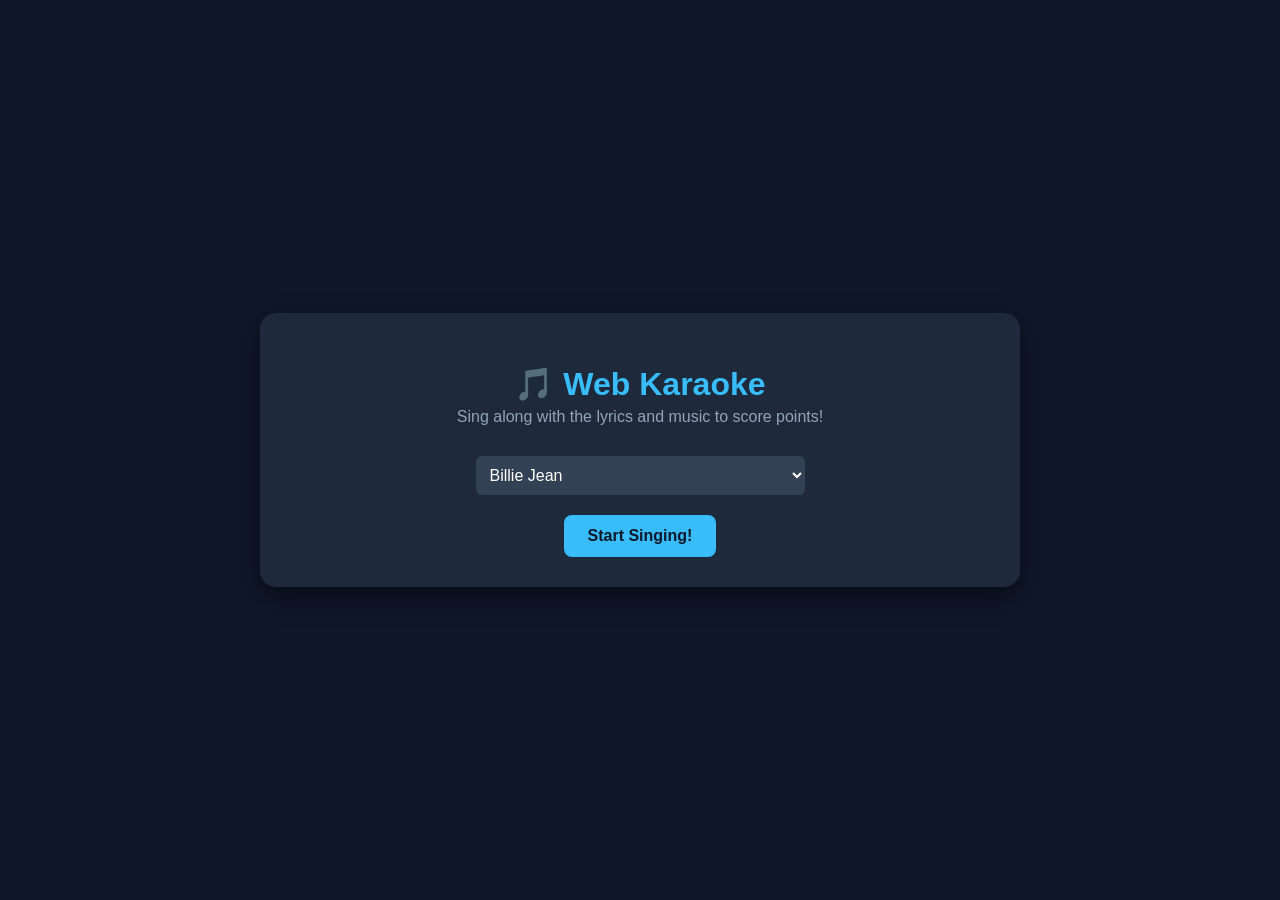
<file: lunch.html>
<!DOCTYPE html><html lang="en"><head>
    <meta charset="UTF-8">
    <meta name="viewport" content="width=device-width, initial-scale=1.0">
    <title>Web Karaoke Game</title>
    <style>
        :root {
            --bg-color: #0f172a;
            --card-bg: #1e293b;
            --primary: #38bdf8;
            --accent: #f43f5e;
            --text: #f8fafc;
        }

        body {
            font-family: 'Segoe UI', Tahoma, Geneva, Verdana, sans-serif;
            background-color: var(--bg-color);
            color: var(--text);
            margin: 0;
            display: flex;
            flex-direction: column;
            align-items: center;
            justify-content: center;
            min-height: 100vh;
            overflow: hidden;
        }

        .container {
            width: 90%;
            max-width: 700px;
            background: var(--card-bg);
            padding: 30px;
            border-radius: 16px;
            box-shadow: 0 10px 25px rgba(0,0,0,0.5);
            text-align: center;
        }

        h1 {
            margin-bottom: 5px;
            color: var(--primary);
        }

        p.subtitle {
            color: #94a3b8;
            margin-top: 0;
            margin-bottom: 30px;
        }

        .dashboard {
            display: flex;
            justify-content: space-around;
            background: rgba(0, 0, 0, 0.2);
            padding: 15px;
            border-radius: 10px;
            margin-bottom: 30px;
        }

        .stat-box h3 {
            margin: 0;
            font-size: 0.9rem;
            color: #94a3b8;
            text-transform: uppercase;
        }

        .stat-box span {
            font-size: 1.8rem;
            font-weight: bold;
            color: var(--primary);
        }

        .lyrics-display {
            font-size: 2rem;
            min-height: 100px;
            display: flex;
            align-items: center;
            justify-content: center;
            background: #090d16;
            border-radius: 10px;
            padding: 20px;
            margin-bottom: 30px;
            letter-spacing: 1px;
            border: 2px solid #334155;
            transition: all 0.2s ease;
        }

        button {
            background-color: var(--primary);
            color: #0f172a;
            border: none;
            padding: 12px 24px;
            font-size: 1rem;
            font-weight: bold;
            border-radius: 8px;
            cursor: pointer;
            transition: transform 0.1s, background-color 0.2s;
        }

        button:hover {
            background-color: #7dd3fc;
            transform: translateY(-2px);
        }

        .hidden {
            display: none;
        }
    </style></head><body>

    <div class="container">
        <h1>🎵 Web Karaoke</h1>
        <p class="subtitle">Sing along with the lyrics and music to score points!</p>

        <!-- Song selection screen -->
        <div id="setup-screen">
            <select id="song-select" style="padding: 10px; font-size: 1rem; border-radius: 6px; margin-bottom: 20px; background: #334155; color: white; border: none; max-width: 100%;">
                <optgroup label="👑 Michael Jackson Hits">
                    <option value="billiejean">Billie Jean</option>
                    <option value="thriller">Thriller</option>
                    <option value="smoothcriminal">Smooth Criminal</option>
                    <option value="beatit">Beat It</option>
                    <option value="bad">Bad</option>
                </optgroup>
                <optgroup label="✨ KATSEYE Hits">
                    <option value="touch">Touch</option>
                    <option value="debut">Debut</option>
                    <option value="gnarly">Gnarly</option>
                </optgroup>
                <optgroup label="🌟 Bruno Mars Hits">
                    <option value="uptown">Uptown Funk</option>
                    <option value="locked">Locked Out of Heaven</option>
                    <option value="magic24">24K Magic</option>
                    <option value="justtheway">Just the Way You Are</option>
                    <option value="wheniwas">When I Was Your Man</option>
                </optgroup>
                <optgroup label="🧸 Classics & Nursery Rhymes">
                    <option value="twinkle">Twinkle Twinkle Little Star</option>
                    <option value="happy">Happy Birthday</option>
                    <option value="row">Row, Row, Row Your Boat</option>
                    <option value="sunshine">You Are My Sunshine</option>
                    <option value="abc">Alphabet Song (ABC)</option>
                    <option value="mary">Mary Had a Little Lamb</option>
                    <option value="spider">Itsy Bitsy Spider</option>
                    <option value="wheels">Wheels on the Bus</option>
                    <option value="london">London Bridge Is Falling Down</option>
                    <option value="oldmac">Old MacDonald Had a Farm</option>
                    <option value="bumblebee">I'm Bringing Home a Baby Bumblebee</option>
                    <option value="hokey">Hokey Pokey</option>
                    <option value="bingo">B-I-N-G-O</option>
                    <option value="shell">If You're Happy and You Know It</option>
                </optgroup>
            </select>
            <br>
            <button id="start-btn">Start Singing!</button>
        </div>

        <!-- Gameplay screen -->
        <div id="game-screen" class="hidden">
            <div class="dashboard">
                <div class="stat-box">
                    <h3>Score</h3>
                    <span id="score-val">0</span>
                </div>
                <div class="stat-box">
                    <h3>Pitch Match</h3>
                    <span id="pitch-val">Ready</span>
                </div>
            </div>

            <div id="lyrics-box" class="lyrics-display">
                Get Ready...
            </div>

            <button id="stop-btn" style="background-color: var(--accent); color: white;">Quit Song</button>
        </div>
    </div>

    <script>
        // Song Database featuring Michael Jackson, KATSEYE, Bruno Mars, and classics
        const songs = {
            billiejean: {
                title: "Billie Jean",
                notes: [
                    { time: 1000, text: "She was more like a beauty queen from a movie scene...", melody: [440.00, 493.88, 523.25, 523.25, 493.88, 440.00] },
                    { time: 5000, text: "I said I don't care, but what do you mean?", melody: [440.00, 493.88, 523.25, 587.33, 523.25] },
                    { time: 9000, text: "The chair is not my son...", melody: [392.00, 440.00, 493.88, 440.00] },
                    { time: 13000, text: "She says I am the one...", melody: [392.00, 440.00, 523.25] },
                    { time: 17000, text: "Billie Jean is not my lover! Hee-hee!", melody: [523.25, 587.33, 659.25, 587.33, 523.25] },
                    { time: 21000, text: "Shamone! 🕺", melody: [783.99] }
                ],
                duration: 24000
            },
            thriller: {
                title: "Thriller",
                notes: [
                    { time: 1000, text: "It's close to midnight, and something evil's lurking in the dark...", melody: [329.63, 349.23, 392.00, 392.00, 349.23, 329.63] },
                    { time: 5000, text: "Under the moonlight, you see a sight that almost stops your heart...", melody: [329.63, 349.23, 392.00, 440.00, 392.00, 349.23] },
                    { time: 9000, text: "You try to scream, but terror takes the sound before you make it...", melody: [392.00, 440.00, 493.88, 523.25, 493.88, 440.00] },
                    { time: 13000, text: "You start to freeze as horror looks you right between the eyes...", melody: [392.00, 440.00, 493.88, 523.25] },
                    { time: 17000, text: "Cause this is thriller, thriller night! 🧟", melody: [523.25, 587.33, 659.25, 783.99] }
                ],
                duration: 21500
            },
            smoothcriminal: {
                title: "Smooth Criminal",
                notes: [
                    { time: 1000, text: "As he came into the window...", melody: [440.00, 493.88, 523.25, 587.33] },
                    { time: 4000, text: "It was the sound of a crescendo...", melody: [587.33, 659.25, 587.33, 523.25] },
                    { time: 7000, text: "He came into her apartment...", melody: [440.00, 493.88, 523.25, 587.33] },
                    { time: 10000, text: "He left the bloodstains on the carpet...", melody: [587.33, 659.25, 698.46, 659.25] },
                    { time: 13000, text: "Annie, are you ok?", melody: [523.25, 493.88, 440.00] },
                    { time: 16000, text: "So, Annie, are you ok, are you ok, Annie?", melody: [523.25, 587.33, 523.25, 493.88, 440.00] },
                    { time: 19000, text: "You've been hit by, you've been struck by, a smooth criminal! ✨", melody: [659.25, 783.99, 880.00] }
                ],
                duration: 22000
            },
            beatit: {
                title: "Beat It",
                notes: [
                    { time: 1000, text: "They told him, 'Don't you ever come around here'...", melody: [392.00, 440.00, 493.88, 523.25] },
                    { time: 4500, text: "'Don't wanna see your face, you better disappear'", melody: [523.25, 587.33, 523.25, 493.88] },
                    { time: 8000, text: "The fire's in their eyes and their words are really clear...", melody: [440.00, 493.88, 523.25, 587.33] },
                    { time: 11500, text: "So beat it, just beat it!", melody: [659.25, 587.33, 523.25, 440.00] },
                    { time: 15000, text: "🎸 (Epic Guitar Solo) 🎸", melody: [783.99, 880.00, 987.77] }
                ],
                duration: 18500
            },
            bad: {
                title: "Bad",
                notes: [
                    { time: 1000, text: "Your word is good, when you're around...", melody: [329.63, 349.23, 392.00, 440.00] },
                    { time: 4000, text: "'Cause I'm bad, I'm bad, come on!", melody: [523.25, 587.33, 523.25, 440.00] },
                    { time: 7000, text: "You know I'm bad, I'm bad, you know it!", melody: [440.00, 493.88, 523.25, 587.33] },
                    { time: 10000, text: "And the whole world has to answer right now...", melody: [523.25, 493.88, 440.00, 392.00] },
                    { time: 13000, text: "'Cause I'm bad, I'm bad, shamone! 😎", melody: [659.25, 783.99, 880.00] }
                ],
                duration: 17000
            },
            touch: {
                title: "Touch",
                notes: [
                    { time: 1000, text: "Ah-ah, touch...", melody: [440.00, 493.88, 523.25] },
                    { time: 4000, text: "You keep me warm in the cold of winter...", melody: [523.25, 587.33, 659.25, 587.33, 523.25] },
                    { time: 7000, text: "Every time you look at me...", melody: [493.88, 523.25, 587.33, 523.25] },
                    { time: 10000, text: "I lose control completely!", melody: [523.25, 659.25, 698.46, 659.25, 587.33] },
                    { time: 13000, text: "Baby, it's a rush...", melody: [440.00, 493.88, 523.25] },
                    { time: 16000, text: "✨ Touch me like that! ✨", melody: [659.25, 783.99, 880.00] }
                ],
                duration: 20000
            },
            debut: {
                title: "Debut",
                notes: [
                    { time: 1000, text: "I'm about to break it out...", melody: [349.23, 392.00, 440.00, 523.25] },
                    { time: 4000, text: "Watch me shine, watch me glow", melody: [523.25, 587.33, 659.25, 587.33] },
                    { time: 7000, text: "This is my debut, look out!", melody: [440.00, 523.25, 587.33, 659.25] },
                    { time: 10000, text: "Never gonna let them slow me down", melody: [523.25, 493.88, 440.00, 392.00] },
                    { time: 13000, text: "Yeah, we run the show!", melody: [440.00, 523.25, 659.25] },
                    { time: 16000, text: "🔥 Spotlight on me! 🔥", melody: [783.99] }
                ],
                duration: 20000
            },
            gnarly: {
                title: "Gnarly",
                notes: [
                    { time: 1000, text: "So gnarly, so sweet...", melody: [392.00, 440.00, 493.88, 523.25] },
                    { time: 4000, text: "Walking down the street to a heavy beat", melody: [523.25, 587.33, 523.25, 493.88, 440.00] },
                    { time: 7000, text: "You can't touch this energy", melody: [440.00, 493.88, 523.25, 587.33] },
                    { time: 10000, text: "We do it our own way, effortlessly", melody: [587.33, 659.25, 587.33, 523.25, 440.00] },
                    { time: 13000, text: "Too cool, too wild!", melody: [440.00, 523.25, 659.25] },
                    { time: 16000, text: "💫 Gnarly! 💫", melody: [783.99] }
                ],
                duration: 20000
            },
            uptown: {
                title: "Uptown Funk",
                notes: [
                    { time: 1000, text: "Dota, dot-dot, dota-dot-dot-doo...", melody: [392.00, 392.00, 440.00, 523.25, 440.00, 392.00] },
                    { time: 4000, text: "This hit, that ice cold...", melody: [329.63, 329.63, 329.63, 392.00, 329.63] },
                    { time: 7000, text: "Michelle Pfeiffer, that white gold", melody: [392.00, 440.00, 523.25, 523.25, 440.00] },
                    { time: 10000, text: "This one, for them hood girls,", melody: [329.63, 329.63, 392.00, 440.00, 392.00] },
                    { time: 13000, text: "Good girls straight masterpieces!", melody: [392.00, 523.25, 523.25, 659.25] },
                    { time: 16000, text: "Stylin', whilin', livin' it up in the city", melody: [440.00, 523.25, 593.16, 523.25, 440.00] },
                    { time: 19000, text: "Don't believe me, just watch! (Hoo!)", melody: [392.00, 440.00, 523.25, 659.25] },
                    { time: 22000, text: "Uptown funk gonna give it to you!", melody: [523.25, 440.00, 392.00, 329.63] },
                    { time: 25000, text: "🔥 Uptown Funk You Up! 🔥", melody: [523.25, 659.25, 783.99] }
                ],
                duration: 27500
            },
            locked: {
                title: "Locked Out of Heaven",
                notes: [
                    { time: 1000, text: "One, two, three, four!", melody: [261.63, 293.66, 329.63, 349.23] },
                    { time: 4000, text: "Oh yeah, yeah...", melody: [392.00, 440.00, 392.00] },
                    { time: 7000, text: "Never had nobody do me like you do", melody: [392.00, 440.00, 523.25, 523.25, 440.00, 392.00] },
                    { time: 10000, text: "Woah-oh-oh-oh-oh, yeah!", melody: [659.25, 523.25, 440.00, 392.00] },
                    { time: 13000, text: "You make me feel like I'm locked out of heaven!", melody: [523.25, 440.00, 392.00, 329.63, 392.00, 523.25] },
                    { time: 16000, text: "For too long, for too long...", melody: [392.00, 329.63, 293.66, 261.63] },
                    { time: 19000, text: "🎸 (Guitar Solo Jam) 🎸", melody: [523.25, 659.25, 783.99, 659.25] },
                    { time: 22000, text: "Yeah, yeah, yeah!", melody: [523.25, 523.25, 523.25] }
                ],
                duration: 24500
            },
            magic24: {
                title: "24K Magic",
                notes: [
                    { time: 1000, text: "Tonight...", melody: [261.63, 329.63, 392.00] },
                    { time: 4000, text: "I just want to take you higher", melody: [392.00, 440.00, 523.25, 440.00, 392.00] },
                    { time: 7000, text: "Throw your hands in the air!", melody: [440.00, 523.25, 593.16, 523.25] },
                    { time: 10000, text: "Let's set this party off right...", melody: [392.00, 329.63, 293.66, 392.00] },
                    { time: 13000, text: "Players, put your pinky rings to the moon!", melody: [392.00, 440.00, 523.25, 523.25, 440.00, 392.00] },
                    { time: 16000, text: "Girls, what y'all tryna do?", melody: [329.63, 392.00, 440.00, 392.00] },
                    { time: 19000, text: "24 karat magic in the air!", melody: [523.25, 659.25, 523.25, 440.00, 392.00] },
                    { time: 22000, text: "✨ Smoove! ✨", melody: [783.99] }
                ],
                duration: 24500
            },
            justtheway: {
                title: "Just the Way You Are",
                notes: [
                    { time: 1000, text: "Oh, her eyes, her eyes...", melody: [392.00, 440.00, 523.25, 523.25] },
                    { time: 4000, text: "Make the stars look like they're not shinin'", melody: [523.25, 593.16, 659.25, 523.25, 440.00] },
                    { time: 7000, text: "Her hair, her hair falls perfectly without her tryin'", melody: [392.00, 440.00, 523.25, 523.25, 440.00, 392.00] },
                    { time: 10000, text: "She's so beautiful...", melody: [329.63, 392.00, 440.00, 392.00] },
                    { time: 13000, text: "And I tell her every day...", melody: [261.63, 293.66, 329.63, 392.00] },
                    { time: 16000, text: "When I see your face...", melody: [392.00, 440.00, 523.25, 440.00] },
                    { time: 19000, text: "There's not a thing that I would change!", melody: [392.00, 329.63, 293.66, 329.63, 392.00] },
                    { time: 22000, text: "'Cause you're amazing, just the way you are! ❤️", melody: [523.25, 659.25, 523.25, 440.00, 392.00] }
                ],
                duration: 24500
            },
            wheniwas: {
                title: "When I Was Your Man",
                notes: [
                    { time: 1000, text: "Same bed, but it feels just a little bit bigger now", melody: [329.63, 329.63, 349.23, 329.63, 293.66, 261.63] },
                    { time: 5000, text: "Our song on the radio, but it don't sound the same", melody: [293.66, 329.63, 349.23, 392.00, 349.23, 329.63] },
                    { time: 9000, text: "When our friends talk about you, it just tears me up", melody: [329.63, 392.00, 440.00, 392.00, 349.23, 329.63] },
                    { time: 13000, text: "'Cause my heart breaks when I hear your name", melody: [293.66, 329.63, 349.23, 329.63, 293.66, 261.63] },
                    { time: 17000, text: "Mm, too little, too late...", melody: [261.63, 293.66, 329.63] },
                    { time: 21000, text: "I should've bought you flowers...", melody: [392.00, 440.00, 523.25, 440.00] },
                    { time: 25000, text: "And held your hand...", melody: [392.00, 329.63, 293.66] }
                ],
                duration: 27500
            },
            twinkle: {
                title: "Twinkle Twinkle Little Star",
                notes: [
                    { time: 1000, text: "Twinkle, twinkle, little star,", melody: [261.63, 261.63, 392.00, 392.00, 440.00, 440.00, 392.00] },
                    { time: 4000, text: "How I wonder what you are!", melody: [349.23, 349.23, 329.63, 329.63, 293.66, 293.66, 261.63] },
                    { time: 7000, text: "Up above the world so high,", melody: [392.00, 392.00, 349.23, 349.23, 329.63, 329.63, 293.66] },
                    { time: 10000, text: "Like a diamond in the sky.", melody: [392.00, 392.00, 349.23, 349.23, 329.63, 329.63, 293.66] },
                    { time: 13000, text: "Twinkle, twinkle, little star,", melody: [261.63, 261.63, 392.00, 392.00, 440.00, 440.00, 392.00] },
                    { time: 16000, text: "How I wonder what you are!", melody: [349.23, 349.23, 329.63, 329.63, 293.66, 293.66, 261.63] },
                    { time: 19000, text: "🎶 (Instrumental Break) 🎶", melody: [261.63, 329.63, 392.00, 523.25] },
                    { time: 22000, text: "Great Job!", melody: [523.25] }
                ],
                duration: 24000
            },
            happy: {
                title: "Happy Birthday",
                notes: [
                    { time: 1000, text: "Happy birthday to you,", melody: [261.63, 261.63, 293.66, 261.63, 349.23, 329.63] },
                    { time: 4000, text: "Happy birthday to you,", melody: [261.63, 261.63, 293.66, 261.63, 392.00, 349.23] },
                    { time: 7000, text: "Happy birthday dear friend,", melody: [261.63, 261.63, 523.25, 440.00, 349.23, 329.63, 293.66] },
                    { time: 10000, text: "Happy birthday to you!", melody: [466.16, 466.16, 440.00, 349.23, 392.00, 349.23] },
                    { time: 13000, text: "🎶 (Awesome Vocals!) 🎶", melody: [349.23, 392.00, 440.00] },
                    { time: 16000, text: "Encore!", melody: [523.25] }
                ],
                duration: 18000
            },
            row: {
                title: "Row, Row, Row Your Boat",
                notes: [
                    { time: 1000, text: "Row, row, row your boat,", melody: [261.63, 261.63, 261.63, 293.66, 329.63] },
                    { time: 4000, text: "Gently down the stream,", melody: [329.63, 293.66, 329.63, 349.23, 392.00] },
                    { time: 7000, text: "Merrily, merrily, merrily, merrily,", melody: [523.25, 523.25, 523.25, 392.00, 392.00, 392.00, 261.63, 261.63, 261.63] },
                    { time: 10000, text: "Life is but a dream.", melody: [392.00, 349.23, 329.63, 293.66, 261.63] },
                    { time: 13000, text: "🎶 (Keep on rowing!) 🎶", melody: [261.63, 329.63, 392.00] },
                    { time: 16000, text: "Fantastic Performance!", melody: [523.25] }
                ],
                duration: 18000
            },
            sunshine: {
                title: "You Are My Sunshine",
                notes: [
                    { time: 1000, text: "You are my sunshine, my only sunshine,", melody: [293.66, 329.63, 392.00, 392.00, 440.00, 392.00, 329.63, 293.66] },
                    { time: 5000, text: "You make me happy when skies are gray.", melody: [293.66, 329.63, 392.00, 392.00, 440.00, 392.00, 329.63] },
                    { time: 9000, text: "You'll never know, dear, how much I love you,", melody: [392.00, 440.00, 523.25, 523.25, 493.88, 440.00, 392.00] },
                    { time: 13000, text: "Please don't take my sunshine away!", melody: [392.00, 329.63, 392.00, 440.00, 392.00, 329.63, 293.66] },
                    { time: 17000, text: "🎶 (Guitar Solo) 🎶", melody: [261.63, 392.00, 523.25] },
                    { time: 21000, text: "Wonderful Singing!", melody: [523.25] }
                ],
                duration: 23000
            },
            abc: {
                title: "Alphabet Song (ABC)",
                notes: [
                    { time: 1000, text: "A B C D E F G,", melody: [261.63, 261.63, 392.00, 392.00, 440.00, 440.00, 392.00] },
                    { time: 4000, text: "H I J K L M N O P,", melody: [349.23, 349.23, 329.63, 329.63, 293.66, 293.66, 261.63] },
                    { time: 7500, text: "Q R S, T U V,", melody: [392.00, 392.00, 349.23, 349.23, 329.63, 329.63] },
                    { time: 10500, text: "W, X, Y and Z.", melody: [392.00, 392.00, 349.23, 349.23, 329.63] },
                    { time: 13500, text: "Now I know my ABCs,", melody: [261.63, 261.63, 392.00, 392.00, 440.00, 440.00, 392.00] },
                    { time: 16500, text: "Next time won't you sing with me?", melody: [349.23, 349.23, 329.63, 329.63, 293.66, 261.63] },
                    { time: 19500, text: "A+ Performance!", melody: [523.25] }
                ],
                duration: 21500
            },
            mary: {
                title: "Mary Had a Little Lamb",
                notes: [
                    { time: 1000, text: "Mary had a little lamb,", melody: [329.63, 293.66, 261.63, 293.66, 329.63, 329.63, 329.63] },
                    { time: 4000, text: "Little lamb, little lamb,", melody: [293.66, 293.66, 293.66, 329.63, 392.00, 392.00] },
                    { time: 7000, text: "Mary had a little lamb,", melody: [329.63, 293.66, 261.63, 293.66, 329.63, 329.63, 329.63] },
                    { time: 10000, text: "Its fleece was white as snow.", melody: [329.63, 293.66, 293.66, 329.63, 293.66, 261.63] },
                    { time: 13000, text: "And everywhere that Mary went,", melody: [329.63, 293.66, 261.63, 293.66, 329.63, 329.63, 329.63] },
                    { time: 16000, text: "The lamb was sure to go!", melody: [293.66, 293.66, 329.63, 293.66, 261.63] },
                    { time: 19000, text: "Baa Baa!", melody: [329.63, 261.63] }
                ],
                duration: 21000
            },
            spider: {
                title: "Itsy Bitsy Spider",
                notes: [
                    { time: 1000, text: "The itsy bitsy spider climbed up the waterspout.", melody: [261.63, 392.00, 392.00, 440.00, 392.00, 329.63, 261.63, 329.63] },
                    { time: 5000, text: "Down came the rain and washed the spider out.", melody: [392.00, 329.63, 293.66, 261.63, 293.66, 329.63, 261.63] },
                    { time: 9000, text: "Out came the sun and dried up all the rain,", melody: [261.63, 392.00, 392.00, 440.00, 392.00, 329.63, 261.63] },
                    { time: 13000, text: "And the itsy bitsy spider climbed up the spout again.", melody: [392.00, 329.63, 293.66, 261.63, 293.66, 329.63, 261.63, 523.25] },
                    { time: 17000, text: "What a climb!", melody: [523.25] }
                ],
                duration: 19000
            },
            wheels: {
                title: "Wheels on the Bus",
                notes: [
                    { time: 1000, text: "The wheels on the bus go round and round,", melody: [392.00, 523.25, 523.25, 523.25, 392.00, 440.00, 392.00] },
                    { time: 4500, text: "Round and round, round and round.", melody: [329.63, 392.00, 329.63, 392.00] },
                    { time: 8000, text: "The wheels on the bus go round and round,", melody: [392.00, 523.25, 523.25, 523.25, 392.00, 440.00, 392.00] },
                    { time: 11500, text: "All through the town!", melody: [329.63, 293.66, 261.63] },
                    { time: 14500, text: "Beep! Beep! Beep!", melody: [523.25, 523.25, 523.25] }
                ],
                duration: 16500
            },
            london: {
                title: "London Bridge Is Falling Down",
                notes: [
                    { time: 1000, text: "London Bridge is falling down,", melody: [392.00, 440.00, 392.00, 349.23, 329.63, 349.23, 392.00] },
                    { time: 4000, text: "Falling down, falling down.", melody: [329.63, 349.23, 392.00, 329.63, 349.23, 392.00] },
                    { time: 7000, text: "London Bridge is falling down,", melody: [392.00, 440.00, 392.00, 349.23, 329.63, 349.23, 392.00] },
                    { time: 10000, text: "My fair lady.", melody: [329.63, 392.00, 261.63] },
                    { time: 13000, text: "Build it up with wood and clay,", melody: [392.00, 523.25, 493.88, 440.00, 392.00, 349.23, 329.63] },
                    { time: 16000, text: "Wood and clay, wood and clay.", melody: [329.63, 349.23, 392.00, 329.63, 349.23, 392.00] },
                    { time: 19000, text: "Great job!", melody: [523.25] }
                ],
                duration: 21000
            },
            oldmac: {
                title: "Old MacDonald Had a Farm",
                notes: [
                    { time: 1000, text: "Old MacDonald had a farm, E-I-E-I-O!", melody: [392.00, 392.00, 392.00, 329.63, 329.63, 293.66, 392.00] },
                    { time: 5000, text: "And on that farm he had a cow, E-I-E-I-O!", melody: [392.00, 392.00, 392.00, 329.63, 329.63, 293.66, 392.00] },
                    { time: 9000, text: "With a moo-moo here and a moo-moo there,", melody: [392.00, 392.00, 392.00, 392.00, 392.00, 392.00] },
                    { time: 13000, text: "Here a moo, there a moo, everywhere a moo-moo!", melody: [392.00, 392.00, 392.00, 392.00, 392.00, 392.00, 392.00] },
                    { time: 17000, text: "Old MacDonald had a farm, E-I-E-I-O!", melody: [392.00, 392.00, 392.00, 329.63, 329.63, 293.66, 392.00] },
                    { time: 20000, text: "E-I-E-I-O!", melody: [392.00, 329.63, 293.66, 261.63] }
                ],
                duration: 22000
            },
            bumblebee: {
                title: "Baby Bumblebee",
                notes: [
                    { time: 1000, text: "I'm bringing home a baby bumblebee,", melody: [261.63, 329.63, 392.00, 440.00, 392.00, 329.63] },
                    { time: 4500, text: "Won't my mommy be so proud of me?", melody: [329.63, 392.00, 440.00, 523.25, 440.00, 392.00] },
                    { time: 8000, text: "I'm bringing home a baby bumblebee,", melody: [261.63, 329.63, 392.00, 440.00, 392.00, 329.63] },
                    { time: 11500, text: "Ouch! It stung me!", melody: [523.25, 440.00, 392.00] },
                    { time: 14500, text: "Buzzzzzz!", melody: [440.00, 466.16, 440.00, 392.00] }
                ],
                duration: 16500
            },
            hokey: {
                title: "Hokey Pokey",
                notes: [
                    { time: 1000, text: "You put your right foot in,", melody: [261.63, 329.63, 392.00, 392.00] },
                    { time: 4000, text: "You put your right foot out,", melody: [392.00, 329.63, 261.63, 261.63] },
                    { time: 7000, text: "You put your right foot in,", melody: [261.63, 329.63, 392.00, 392.00] },
                    { time: 10000, text: "And you shake it all about!", melody: [440.00, 392.00, 329.63, 293.66] },
                    { time: 13000, text: "You do the Hokey Pokey and you turn yourself around,", melody: [392.00, 440.00, 523.25, 440.00, 392.00, 329.63] },
                    { time: 17000, text: "That's what it's all about!", melody: [329.63, 293.66, 261.63] },
                    { time: 20000, text: "Yeah!", melody: [523.25] }
                ],
                duration: 22000
            },
            bingo: {
                title: "B-I-N-G-O",
                notes: [
                    { time: 1000, text: "There was a farmer who had a dog,", melody: [261.63, 329.63, 392.00, 392.00, 440.00, 392.00, 329.63] },
                    { time: 4500, text: "And Bingo was his name-o!", melody: [392.00, 440.00, 523.25, 392.00, 329.63] },
                    { time: 8000, text: "B-I-N-G-O!", melody: [392.00, 440.00, 523.25, 440.00, 392.00] },
                    { time: 11000, text: "B-I-N-G-O!", melody: [392.00, 440.00, 523.25, 440.00, 392.00] },
                    { time: 14000, text: "B-I-N-G-O!", melody: [392.00, 440.00, 523.25, 440.00, 392.00] },
                    { time: 17000, text: "And Bingo was his name-o!", melody: [392.00, 440.00, 523.25, 392.00, 261.63] },
                    { time: 20000, text: "Woof Woof!", melody: [261.63, 261.63] }
                ],
                duration: 22000
            },
            shell: {
                title: "If You're Happy and You Know It",
                notes: [
                    { time: 1000, text: "If you're happy and you know it, clap your hands!", melody: [261.63, 261.63, 392.00, 392.00, 440.00, 440.00, 392.00] },
                    { time: 5000, text: "If you're happy and you know it, clap your hands!", melody: [261.63, 261.63, 392.00, 392.00, 440.00, 440.00, 392.00] },
                    { time: 9000, text: "If you're happy and you know it, then your face will surely show it,", melody: [349.23, 349.23, 329.63, 329.63, 293.66, 293.66, 261.63] },
                    { time: 13000, text: "If you're happy and you know it, clap your hands!", melody: [261.63, 261.63, 392.00, 392.00, 440.00, 440.00, 392.00] },
                    { time: 17000, text: "Clap! Clap!", melody: [523.25, 523.25] }
                ],
                duration: 19000
            }
        };

        let currentSong = null;
        let startTime = 0;
        let score = 0;
        let animationFrameId = null;
        let audioCtx = null;
        let micStream = null;
        let analyser = null;
        let dataArray = null;
        let playedNotes = new Set();

        const setupScreen = document.getElementById('setup-screen');
        const gameScreen = document.getElementById('game-screen');
        const startBtn = document.getElementById('start-btn');
        const stopBtn = document.getElementById('stop-btn');
        const songSelect = document.getElementById('song-select');
        const lyricsBox = document.getElementById('lyrics-box');
        const scoreVal = document.getElementById('score-val');
        const pitchVal = document.getElementById('pitch-val');

        startBtn.addEventListener('click', startSong);
        stopBtn.addEventListener('click', stopSong);

        async function startSong() {
            const selectedKey = songSelect.value;
            currentSong = songs[selectedKey];

            setupScreen.classList.add('hidden');
            gameScreen.classList.remove('hidden');

            score = 0;
            scoreVal.innerText = score;
            startTime = Date.now();
            playedNotes.clear();

            try {
                micStream = await navigator.mediaDevices.getUserMedia({ audio: true, video: false });
                audioCtx = new (window.AudioContext || window.webkitAudioContext)();
                
                const source = audioCtx.createMediaStreamSource(micStream);
                analyser = audioCtx.createAnalyser();
                analyser.fftSize = 512;
                source.connect(analyser);
                dataArray = new Uint8Array(analyser.frequencyBinCount);
            } catch (err) {
                console.log("Mic access denied or unavailable. Running in visual-only mode.");
                audioCtx = new (window.AudioContext || window.webkitAudioContext)();
            }

            gameLoop();
        }

        function playMelody(notes) {
            if (!audioCtx) return;
            notes.forEach((freq, index) => {
                let noteTime = audioCtx.currentTime + (index * 0.2);
                let osc = audioCtx.createOscillator();
                let gain = audioCtx.createGain();
                
                osc.type = 'sine';
                osc.frequency.setValueAtTime(freq, noteTime);
                
                gain.gain.setValueAtTime(0.1, noteTime);
                gain.gain.exponentialRampToValueAtTime(0.001, noteTime + 0.18);
                
                osc.connect(gain);
                gain.connect(audioCtx.destination);
                
                osc.start(noteTime);
                osc.stop(noteTime + 0.2);
            });
        }

        function gameLoop() {
            const elapsed = Date.now() - startTime;

            let activeLyric = "Get Ready...";
            for (let i = currentSong.notes.length - 1; i >= 0; i--) {
                let noteObj = currentSong.notes[i];
                if (elapsed >= noteObj.time) {
                    activeLyric = noteObj.text;
                    
                    if (!playedNotes.has(i)) {
                        playedNotes.add(i);
                        playMelody(noteObj.melody);
                    }
                    break;
                }
            }
            lyricsBox.innerText = activeLyric;

            if (analyser) {
                analyser.getByteFrequencyData(dataArray);
                let sum = dataArray.reduce((a, b) => a + b, 0);
                let average = sum / dataArray.length;

                if (average > 10) {
                    pitchVal.innerText = "Good! 🎤";
                    pitchVal.style.color = "#4ade80";
                    score += 5;
                } else {
                    pitchVal.innerText = "Sing Up!";
                    pitchVal.style.color = "#f43f5e";
                }
                scoreVal.innerText = score;
            } else {
                pitchVal.innerText = "No Mic";
                score += 2;
                scoreVal.innerText = score;
            }

            if (elapsed < currentSong.duration) {
                animationFrameId = requestAnimationFrame(gameLoop);
            } else {
                stopSong();
                lyricsBox.innerText = "🎉 Song Finished! Final Score: " + score;
            }
        }

        function stopSong() {
            cancelAnimationFrame(animationFrameId);
            if (micStream) {
                micStream.getTracks().forEach(track => track.stop());
                micStream = null;
            }
            if (audioCtx) {
                audioCtx.close();
                audioCtx = null;
            }
            gameScreen.classList.add('hidden');
            setupScreen.classList.remove('hidden');
        }
    </script></body></html>
</file>
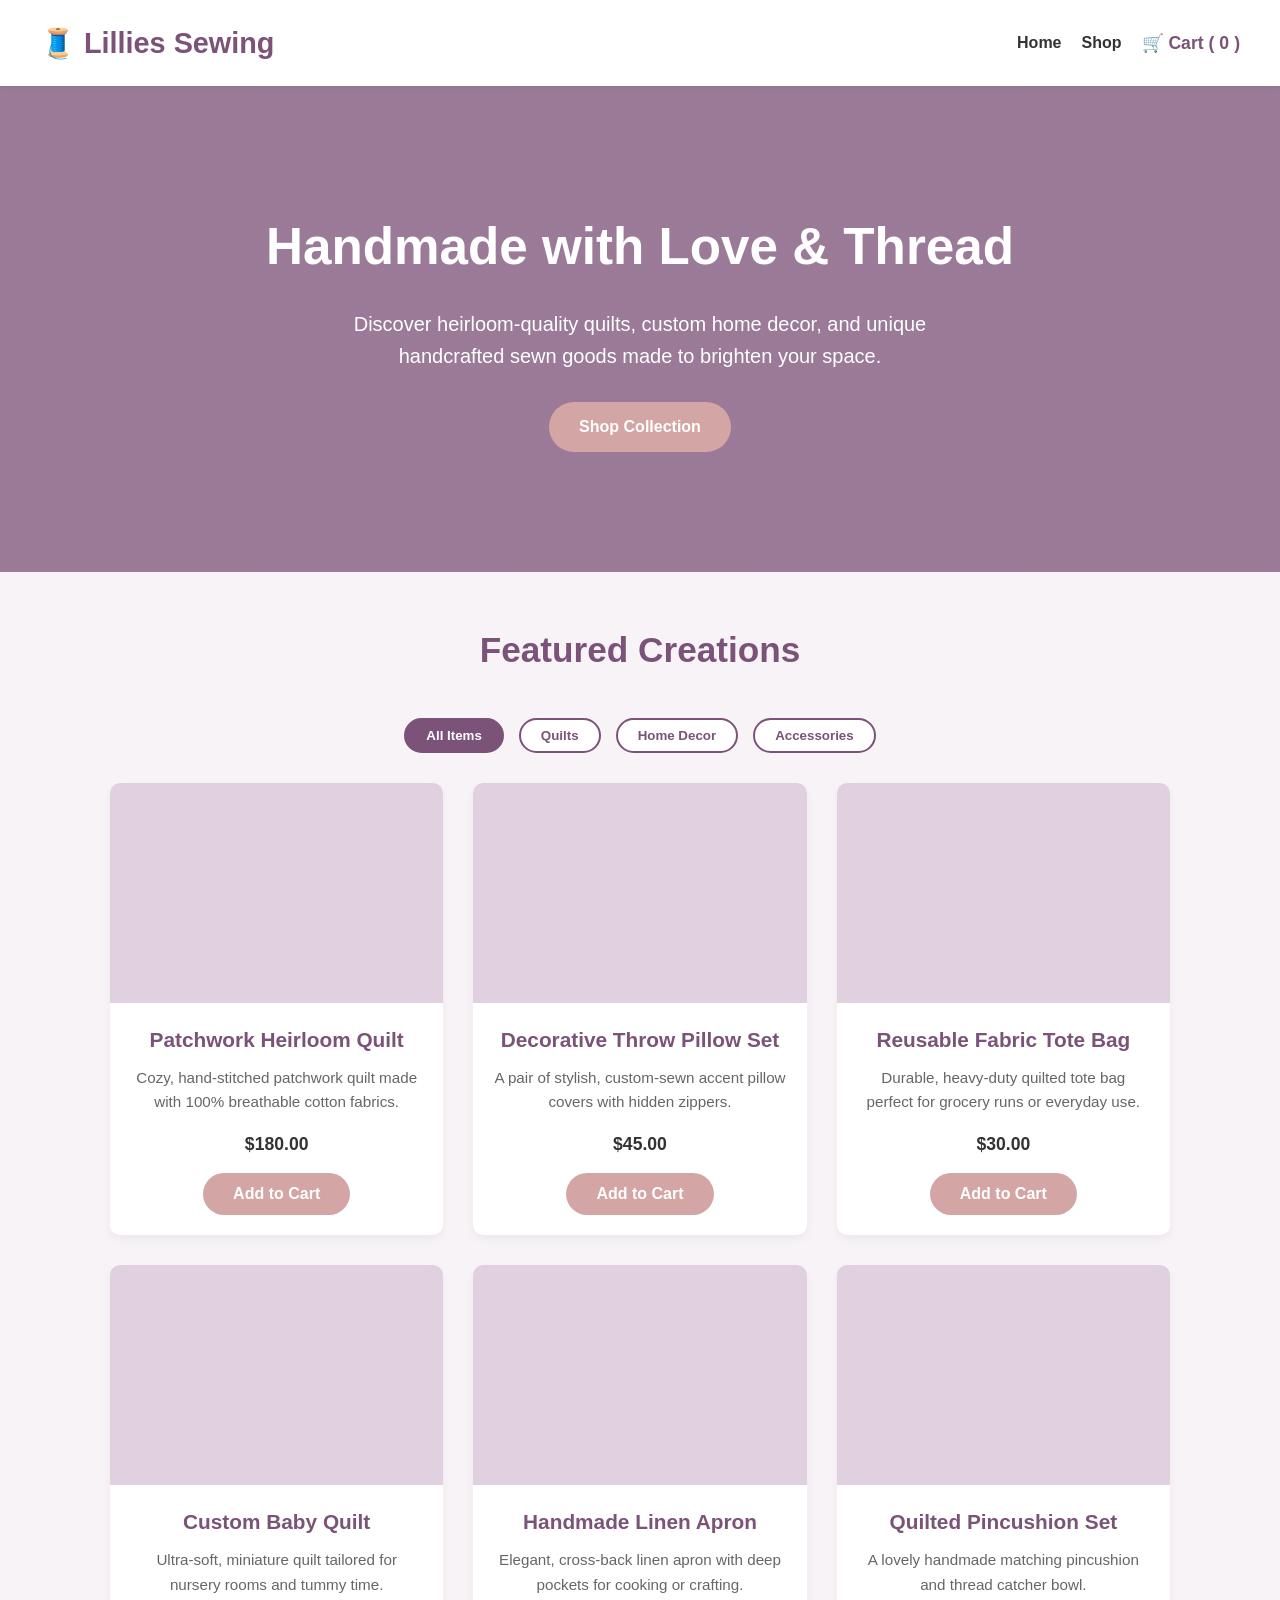
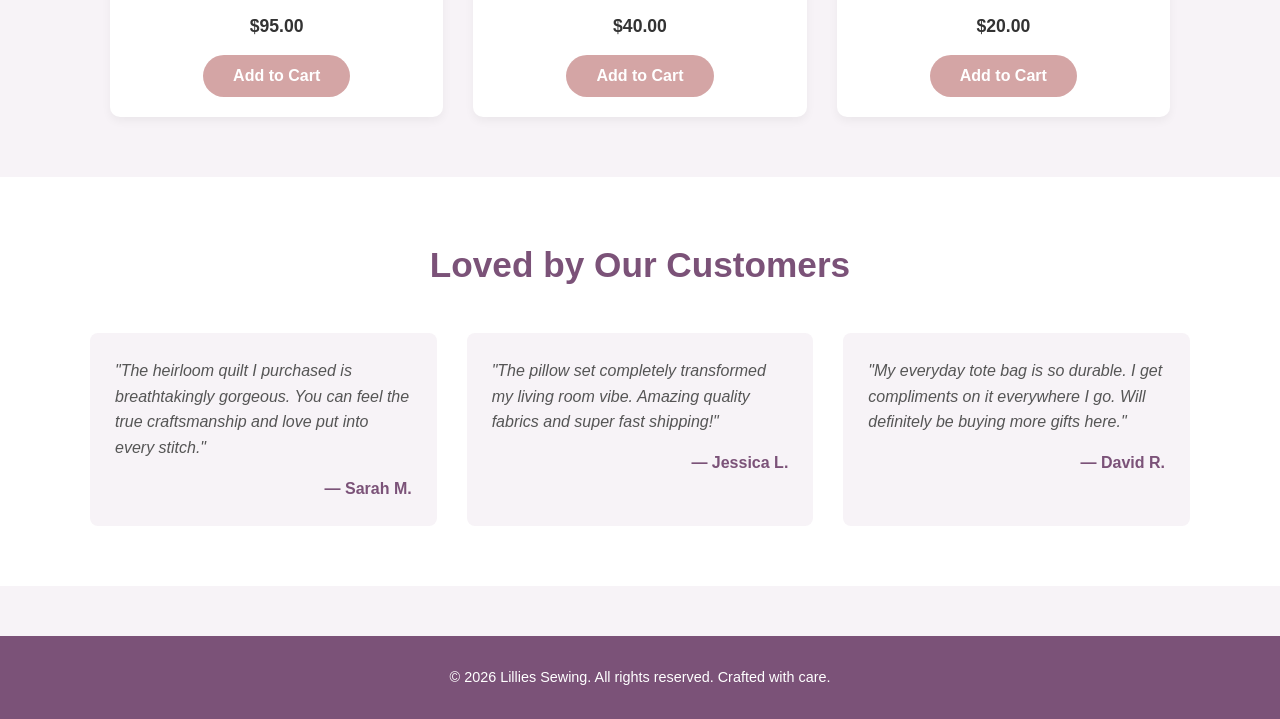
<file: test.html>
<!DOCTYPE html>
<html lang="en">
<head>
    <meta charset="UTF-8">
    <meta name="viewport" content="width=device-width, initial-scale=1.0">
    <title>Lillies Sewing | Handmade Quilts & Crafts</title>
    <style>
        :root {
            --primary-color: #7b5278;
            --secondary-color: #f7f3f7;
            --accent-color: #d4a5a5;
            --text-color: #333333;
            --white: #ffffff;
        }

        * {
            margin: 0;
            padding: 0;
            box-sizing: border-box;
            font-family: 'Segoe UI', Tahoma, Geneva, Verdana, sans-serif;
        }

        body {
            color: var(--text-color);
            background-color: var(--secondary-color);
            line-height: 1.6;
        }

        /* Header & Navigation */
        header {
            background-color: var(--white);
            padding: 20px 40px;
            display: flex;
            justify-content: space-between;
            align-items: center;
            box-shadow: 0 2px 5px rgba(0,0,0,0.05);
            position: sticky;
            top: 0;
            z-index: 100;
        }

        .logo {
            font-size: 1.8rem;
            font-weight: bold;
            color: var(--primary-color);
            text-decoration: none;
        }

        nav {
            display: flex;
            align-items: center;
        }

        nav a {
            margin-left: 20px;
            text-decoration: none;
            color: var(--text-color);
            font-weight: 600;
            transition: color 0.3s;
        }

        nav a:hover {
            color: var(--primary-color);
        }

        .cart-icon-btn {
            background: none;
            border: none;
            cursor: pointer;
            font-size: 1.1rem;
            font-weight: 600;
            color: var(--primary-color);
            margin-left: 20px;
            display: flex;
            align-items: center;
            gap: 5px;
        }

        /* Hero Section */
        .hero {
            background: linear-gradient(rgba(123, 82, 120, 0.75), rgba(123, 82, 120, 0.75)), url('https://images.unsplash.com/photo-1584100936595-c0654b55a2e2?auto=format&fit=crop&w=1200&q=80') no-repeat center center/cover;
            color: var(--white);
            text-align: center;
            padding: 120px 20px;
        }

        .hero h1 {
            font-size: 3.2rem;
            margin-bottom: 20px;
        }

        .hero p {
            font-size: 1.25rem;
            max-width: 650px;
            margin: 0 auto 30px auto;
        }

        .btn {
            background-color: var(--accent-color);
            color: var(--white);
            padding: 12px 30px;
            border: none;
            border-radius: 25px;
            font-size: 1rem;
            font-weight: bold;
            cursor: pointer;
            text-decoration: none;
            transition: background 0.3s;
            display: inline-block;
        }

        .btn:hover {
            background-color: #c28e8e;
        }

        /* Category Filter Buttons */
        .filter-container {
            display: flex;
            justify-content: center;
            gap: 15px;
            margin-bottom: 30px;
            flex-wrap: wrap;
        }

        .filter-btn {
            background: var(--white);
            border: 2px solid var(--primary-color);
            color: var(--primary-color);
            padding: 8px 20px;
            border-radius: 20px;
            cursor: pointer;
            font-weight: 600;
            transition: all 0.3s;
        }

        .filter-btn.active, .filter-btn:hover {
            background-color: var(--primary-color);
            color: var(--white);
        }

        /* Products Section */
        .container {
            max-width: 1100px;
            margin: 50px auto;
            padding: 0 20px;
        }

        .section-title {
            text-align: center;
            font-size: 2.2rem;
            color: var(--primary-color);
            margin-bottom: 40px;
        }

        .product-grid {
            display: grid;
            grid-template-columns: repeat(auto-fit, minmax(280px, 1fr));
            gap: 30px;
        }

        .product-card {
            background: var(--white);
            border-radius: 10px;
            overflow: hidden;
            box-shadow: 0 4px 10px rgba(0,0,0,0.05);
            transition: transform 0.3s;
        }

        .product-card:hover {
            transform: translateY(-5px);
        }

        .product-image {
            height: 220px;
            background-color: #e0d0e0;
            background-size: cover;
            background-position: center;
        }

        .product-info {
            padding: 20px;
            text-align: center;
        }

        .product-info h3 {
            font-size: 1.3rem;
            margin-bottom: 10px;
            color: var(--primary-color);
        }

        .product-info p {
            color: #666;
            margin-bottom: 15px;
            font-size: 0.95rem;
        }

        .price {
            font-size: 1.1rem;
            font-weight: bold;
            color: var(--text-color);
            margin-bottom: 15px;
            display: block;
        }

        /* Testimonials Section */
        .testimonials {
            background-color: var(--white);
            padding: 60px 20px;
            margin-top: 60px;
        }

        .testimonial-grid {
            display: grid;
            grid-template-columns: repeat(auto-fit, minmax(280px, 1fr));
            gap: 30px;
            max-width: 1100px;
            margin: 0 auto;
        }

        .testimonial-card {
            background-color: var(--secondary-color);
            padding: 25px;
            border-radius: 8px;
            font-style: italic;
            position: relative;
        }

        .testimonial-card p {
            margin-bottom: 15px;
            color: #555;
        }

        .testimonial-card span {
            font-style: normal;
            font-weight: bold;
            color: var(--primary-color);
            display: block;
            text-align: right;
        }

        /* Cart Modal Drawer */
        .cart-modal {
            position: fixed;
            top: 0;
            right: -400px;
            width: 380px;
            height: 100%;
            background-color: var(--white);
            box-shadow: -4px 0 15px rgba(0,0,0,0.1);
            transition: right 0.3s ease;
            z-index: 1000;
            display: flex;
            flex-direction: column;
        }

        .cart-modal.open {
            right: 0;
        }

        .cart-header {
            padding: 20px;
            background-color: var(--primary-color);
            color: var(--white);
            display: flex;
            justify-content: space-between;
            align-items: center;
        }

        .close-cart {
            background: none;
            border: none;
            color: var(--white);
            font-size: 1.5rem;
            cursor: pointer;
        }

        .cart-body {
            padding: 20px;
            flex-grow: 1;
            overflow-y: auto;
        }

        .cart-item {
            display: flex;
            justify-content: space-between;
            align-items: center;
            margin-bottom: 15px;
            padding-bottom: 10px;
            border-bottom: 1px solid #eee;
        }

        .cart-item-details h4 {
            font-size: 1rem;
            color: var(--primary-color);
        }

        .cart-item-details p {
            font-size: 0.9rem;
            color: #666;
        }

        .remove-btn {
            background: none;
            border: none;
            color: #d9534f;
            cursor: pointer;
            font-size: 0.9rem;
        }

        .cart-footer {
            padding: 20px;
            border-top: 1px solid #eee;
            background-color: #fafafa;
        }

        .cart-summary-line {
            font-size: 0.95rem;
            color: #555;
            margin-bottom: 8px;
            display: flex;
            justify-content: space-between;
        }

        .cart-total {
            font-size: 1.2rem;
            font-weight: bold;
            margin-top: 10px;
            margin-bottom: 15px;
            display: flex;
            justify-content: space-between;
            border-top: 1px solid #ddd;
            padding-top: 10px;
        }

        .overlay {
            position: fixed;
            top: 0;
            left: 0;
            width: 100%;
            height: 100%;
            background-color: rgba(0,0,0,0.4);
            display: none;
            z-index: 999;
        }

        .overlay.active {
            display: block;
        }

        /* Footer */
        footer {
            background-color: var(--primary-color);
            color: var(--white);
            text-align: center;
            padding: 30px;
            margin-top: 50px;
        }

        footer p {
            font-size: 0.9rem;
        }
    </style>
</head>
<body>

    <!-- Header -->
    <header>
        <a href="#" class="logo">🧵 Lillies Sewing</a>
        <nav>
            <a href="#">Home</a>
            <a href="#shop">Shop</a>
            <button class="cart-icon-btn" onclick="toggleCart()">🛒 Cart (<span id="cart-count">0</span>)</button>
        </nav>
    </header>

    <!-- Hero Section -->
    <section class="hero">
        <h1>Handmade with Love & Thread</h1>
        <p>Discover heirloom-quality quilts, custom home decor, and unique handcrafted sewn goods made to brighten your space.</p>
        <a href="#shop" class="btn">Shop Collection</a>
    </section>

    <!-- Shop Section -->
    <div class="container" id="shop">
        <h2 class="section-title">Featured Creations</h2>
        
        <!-- Category Filters -->
        <div class="filter-container">
            <button class="filter-btn active" onclick="filterProducts('all')">All Items</button>
            <button class="filter-btn" onclick="filterProducts('quilts')">Quilts</button>
            <button class="filter-btn" onclick="filterProducts('decor')">Home Decor</button>
            <button class="filter-btn" onclick="filterProducts('accessories')">Accessories</button>
        </div>

        <div class="product-grid" id="productGrid">
            
            <!-- Product 1 -->
            <div class="product-card" data-category="quilts">
                <div class="product-image" style="background-image: url('https://images.unsplash.com/photo-1584100936595-c0654b55a2e2?auto=format&fit=crop&w=500&q=80');"></div>
                <div class="product-info">
                    <h3>Patchwork Heirloom Quilt</h3>
                    <p>Cozy, hand-stitched patchwork quilt made with 100% breathable cotton fabrics.</p>
                    <span class="price">$180.00</span>
                    <button class="btn" onclick="addToCart('Patchwork Heirloom Quilt', 180.00)">Add to Cart</button>
                </div>
            </div>

            <!-- Product 2 -->
            <div class="product-card" data-category="decor">
                <div class="product-image" style="background-image: url('https://images.unsplash.com/photo-1616486338812-3dadae4b4ace?auto=format&fit=crop&w=500&q=80');"></div>
                <div class="product-info">
                    <h3>Decorative Throw Pillow Set</h3>
                    <p>A pair of stylish, custom-sewn accent pillow covers with hidden zippers.</p>
                    <span class="price">$45.00</span>
                    <button class="btn" onclick="addToCart('Decorative Throw Pillow Set', 45.00)">Add to Cart</button>
                </div>
            </div>

            <!-- Product 3 -->
            <div class="product-card" data-category="accessories">
                <div class="product-image" style="background-image: url('https://images.unsplash.com/photo-1590736969955-71cc9480175f?auto=format&fit=crop&w=500&q=80');"></div>
                <div class="product-info">
                    <h3>Reusable Fabric Tote Bag</h3>
                    <p>Durable, heavy-duty quilted tote bag perfect for grocery runs or everyday use.</p>
                    <span class="price">$30.00</span>
                    <button class="btn" onclick="addToCart('Reusable Fabric Tote Bag', 30.00)">Add to Cart</button>
                </div>
            </div>

            <!-- Product 4 -->
            <div class="product-card" data-category="quilts">
                <div class="product-image" style="background-image: url('https://images.unsplash.com/photo-1578932750294-f5075e85f44a?auto=format&fit=crop&w=500&q=80');"></div>
                <div class="product-info">
                    <h3>Custom Baby Quilt</h3>
                    <p>Ultra-soft, miniature quilt tailored for nursery rooms and tummy time.</p>
                    <span class="price">$95.00</span>
                    <button class="btn" onclick="addToCart('Custom Baby Quilt', 95.00)">Add to Cart</button>
                </div>
            </div>

            <!-- Product 5 -->
            <div class="product-card" data-category="decor">
                <div class="product-image" style="background-image: url('https://images.unsplash.com/photo-1513519245088-0e12902e5a38?auto=format&fit=crop&w=500&q=80');"></div>
                <div class="product-info">
                    <h3>Handmade Linen Apron</h3>
                    <p>Elegant, cross-back linen apron with deep pockets for cooking or crafting.</p>
                    <span class="price">$40.00</span>
                    <button class="btn" onclick="addToCart('Handmade Linen Apron', 40.00)">Add to Cart</button>
                </div>
            </div>

            <!-- Product 6 -->
            <div class="product-card" data-category="accessories">
                <div class="product-image" style="background-image: url('https://images.unsplash.com/photo-1607604276583-eef5d076aa5f?auto=format&fit=crop&w=500&q=80');"></div>
                <div class="product-info">
                    <h3>Quilted Pincushion Set</h3>
                    <p>A lovely handmade matching pincushion and thread catcher bowl.</p>
                    <span class="price">$20.00</span>
                    <button class="btn" onclick="addToCart('Quilted Pincushion Set', 20.00)">Add to Cart</button>
                </div>
            </div>

        </div>
    </div>

    <!-- Testimonials Section -->
    <section class="testimonials">
        <h2 class="section-title">Loved by Our Customers</h2>
        <div class="testimonial-grid">
            <div class="testimonial-card">
                <p>"The heirloom quilt I purchased is breathtakingly gorgeous. You can feel the true craftsmanship and love put into every stitch."</p>
                <span>— Sarah M.</span>
            </div>
            <div class="testimonial-card">
                <p>"The pillow set completely transformed my living room vibe. Amazing quality fabrics and super fast shipping!"</p>
                <span>— Jessica L.</span>
            </div>
            <div class="testimonial-card">
                <p>"My everyday tote bag is so durable. I get compliments on it everywhere I go. Will definitely be buying more gifts here."</p>
                <span>— David R.</span>
            </div>
        </div>
    </section>

    <!-- Slide-out Cart Drawer -->
    <div class="overlay" id="overlay" onclick="toggleCart()"></div>
    <div class="cart-modal" id="cartModal">
        <div class="cart-header">
            <h3>Your Shopping Cart</h3>
            <button class="close-cart" onclick="toggleCart()">&times;</button>
        </div>
        <div class="cart-body" id="cartItemsContainer">
            <p style="text-align: center; color: #777; margin-top: 20px;">Your cart is empty.</p>
        </div>
        <div class="cart-footer">
            <div class="cart-summary-line">
                <span>Subtotal:</span>
                <span id="cartSubtotal">$0.00</span>
            </div>
            <div class="cart-summary-line">
                <span>Estimated Tax (8%):</span>
                <span id="cartTax">$0.00</span>
            </div>
            <div class="cart-total">
                <span>Total:</span>
                <span id="cartTotal">$0.00</span>
            </div>
            <button class="btn" style="width: 100%; text-align: center;" onclick="checkout()">Proceed to Checkout</button>
        </div>
    </div>

    <!-- Footer -->
    <footer>
        <p>&copy; 2026 Lillies Sewing. All rights reserved. Crafted with care.</p>
    </footer>

    <!-- JavaScript for Functionality -->
    <script>
        let cart = [];
        const TAX_RATE = 0.08; // 8% sales tax

        function toggleCart() {
            const cartModal = document.getElementById('cartModal');
            const overlay = document.getElementById('overlay');
            cartModal.classList.toggle('open');
            overlay.classList.toggle('active');
        }

        function addToCart(name, price) {
            cart.push({ name, price });
            updateCartUI();
            toggleCart(); 
        }

        function removeFromCart(index) {
            cart.splice(index, 1);
            updateCartUI();
        }

        function filterProducts(category) {
            const cards = document.querySelectorAll('.product-card');
            const buttons = document.querySelectorAll('.filter-btn');

            buttons.forEach(btn => btn.classList.remove('active'));
            event.target.classList.add('active');

            cards.forEach(card => {
                if (category === 'all' || card.dataset.category === category) {
                    card.style.display = 'block';
                } else {
                    card.style.display = 'none';
                }
            });
        }

        function checkout() {
            if (cart.length === 0) {
                alert('Your cart is empty! Add some items before checking out.');
                return;
            }
            
            let subtotal = cart.reduce((sum, item) => sum + item.price, 0);
            let tax = subtotal * TAX_RATE;
            let total = subtotal + tax;
            
            alert(`Thank you for your order! Your total payment of $${total.toFixed(2)} (including $${tax.toFixed(2)} tax) was successful.`);
            
            cart = [];
            updateCartUI();
            toggleCart();
        }

        function updateCartUI() {
            const cartCount = document.getElementById('cart-count');
            const cartItemsContainer = document.getElementById('cartItemsContainer');
            const cartSubtotal = document.getElementById('cartSubtotal');
            const cartTax = document.getElementById('cartTax');
            const cartTotal = document.getElementById('cartTotal');

            cartCount.textContent = cart.length;

            if (cart.length === 0) {
                cartItemsContainer.innerHTML = '<p style="text-align: center; color: #777; margin-top: 20px;">Your cart is empty.</p>';
                cartSubtotal.textContent = '$0.00';
                cartTax.textContent = '$0.00';
                cartTotal.textContent = '$0.00';
                return;
            }

            let html = '';
            let subtotal = 0;

            cart.forEach((item, index) => {
                subtotal += item.price;
                html += `
                    <div class="cart-item">
                        <div class="cart-item-details">
                            <h4>${item.name}</h4>
                            <p>$${item.price.toFixed(2)}</p>
                        </div>
                        <button class="remove-btn" onclick="removeFromCart(${index})">Remove</button>
                    </div>
                `;
            });

            let tax = subtotal * TAX_RATE;
            let total = subtotal + tax;

            cartItemsContainer.innerHTML = html;
            cartSubtotal.textContent = `$${subtotal.toFixed(2)}`;
            cartTax.textContent = `$${tax.toFixed(2)}`;
            cartTotal.textContent = `$${total.toFixed(2)}`;
        }
    </script>
</body>
</html>
</file>
